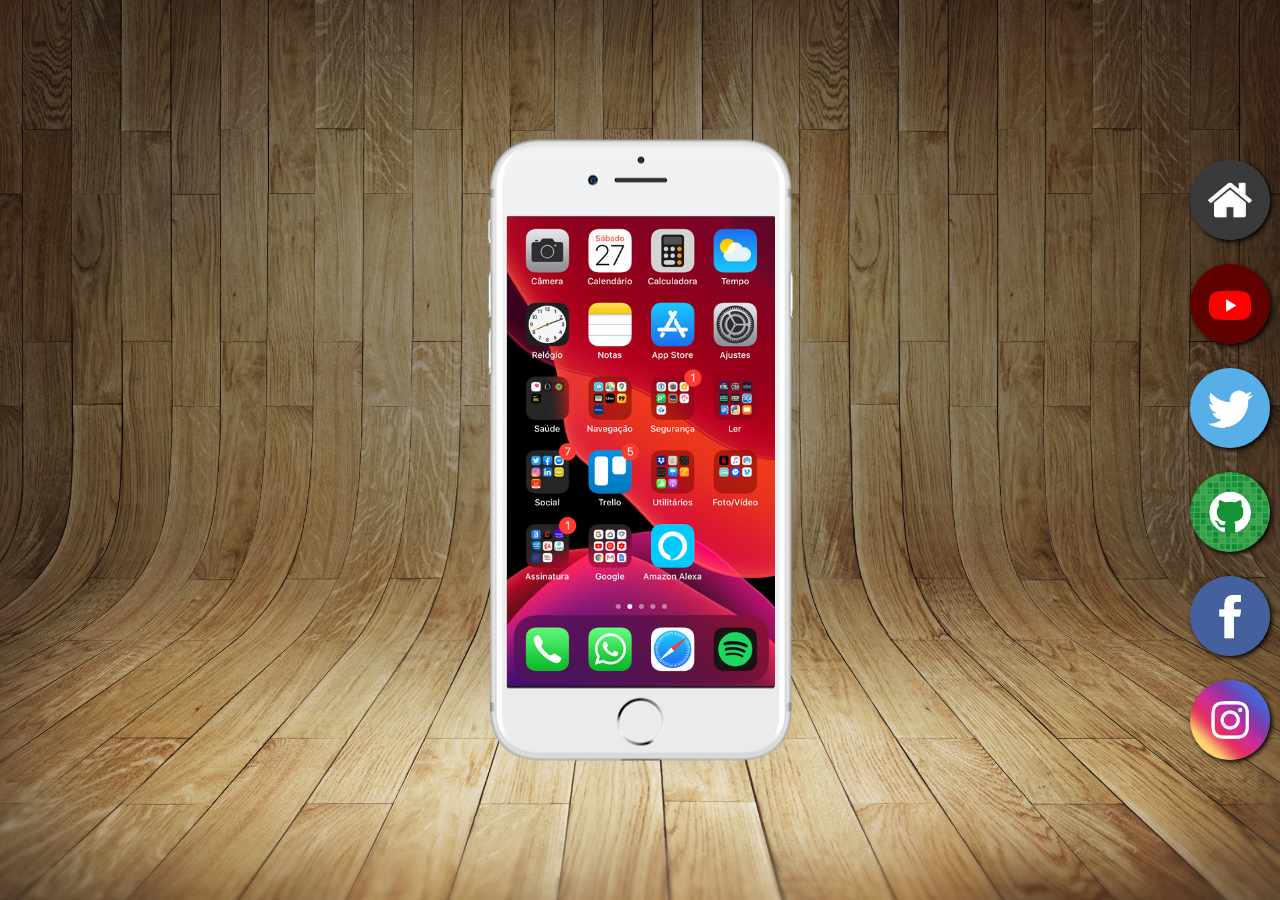
<file: index.html>
<!DOCTYPE html>
<html lang="pt-br">
<head>
    <meta charset="UTF-8">
    <meta name="viewport" content="width=device-width, initial-scale=1.0">
    <link rel="shortcut icon" href="favicon.ico" type="image/x-icon">
    <link rel="stylesheet" href="estilos/style.css">
    <title>Projeto Redes Sociais</title>
</head>
<body>
    <main>
        <section id="telefone">
            <iframe src="home.html" frameborder="0" name="tela" id="tela"></iframe>
        </section>
        <section id="redes-sociais">
            <a href="home.html" target="tela"><img src="imagens/logo-home.jpg" alt=""></a>  <br>
            <a href="youtube.html" target="tela"><img src="imagens/logo-youtube.jpg" alt=""></a> <br>
            <a href="twitter.html" target="tela"><img src="imagens/logo-twitter.jpg" alt=""></a> <br>
            <a href="github.html" target="tela"><img src="imagens/logo-github.jpg" alt=""></a> <br>
            <a href="facebook.html" target="tela"><img src="imagens/logo-facebook.jpg" alt=""></a> <br>
            <a href="instagram.html" target="tela"><img src="imagens/logo-instagram.jpg" alt=""></a> <br>
        </section>
    </main>
</body>
</html>
</file>
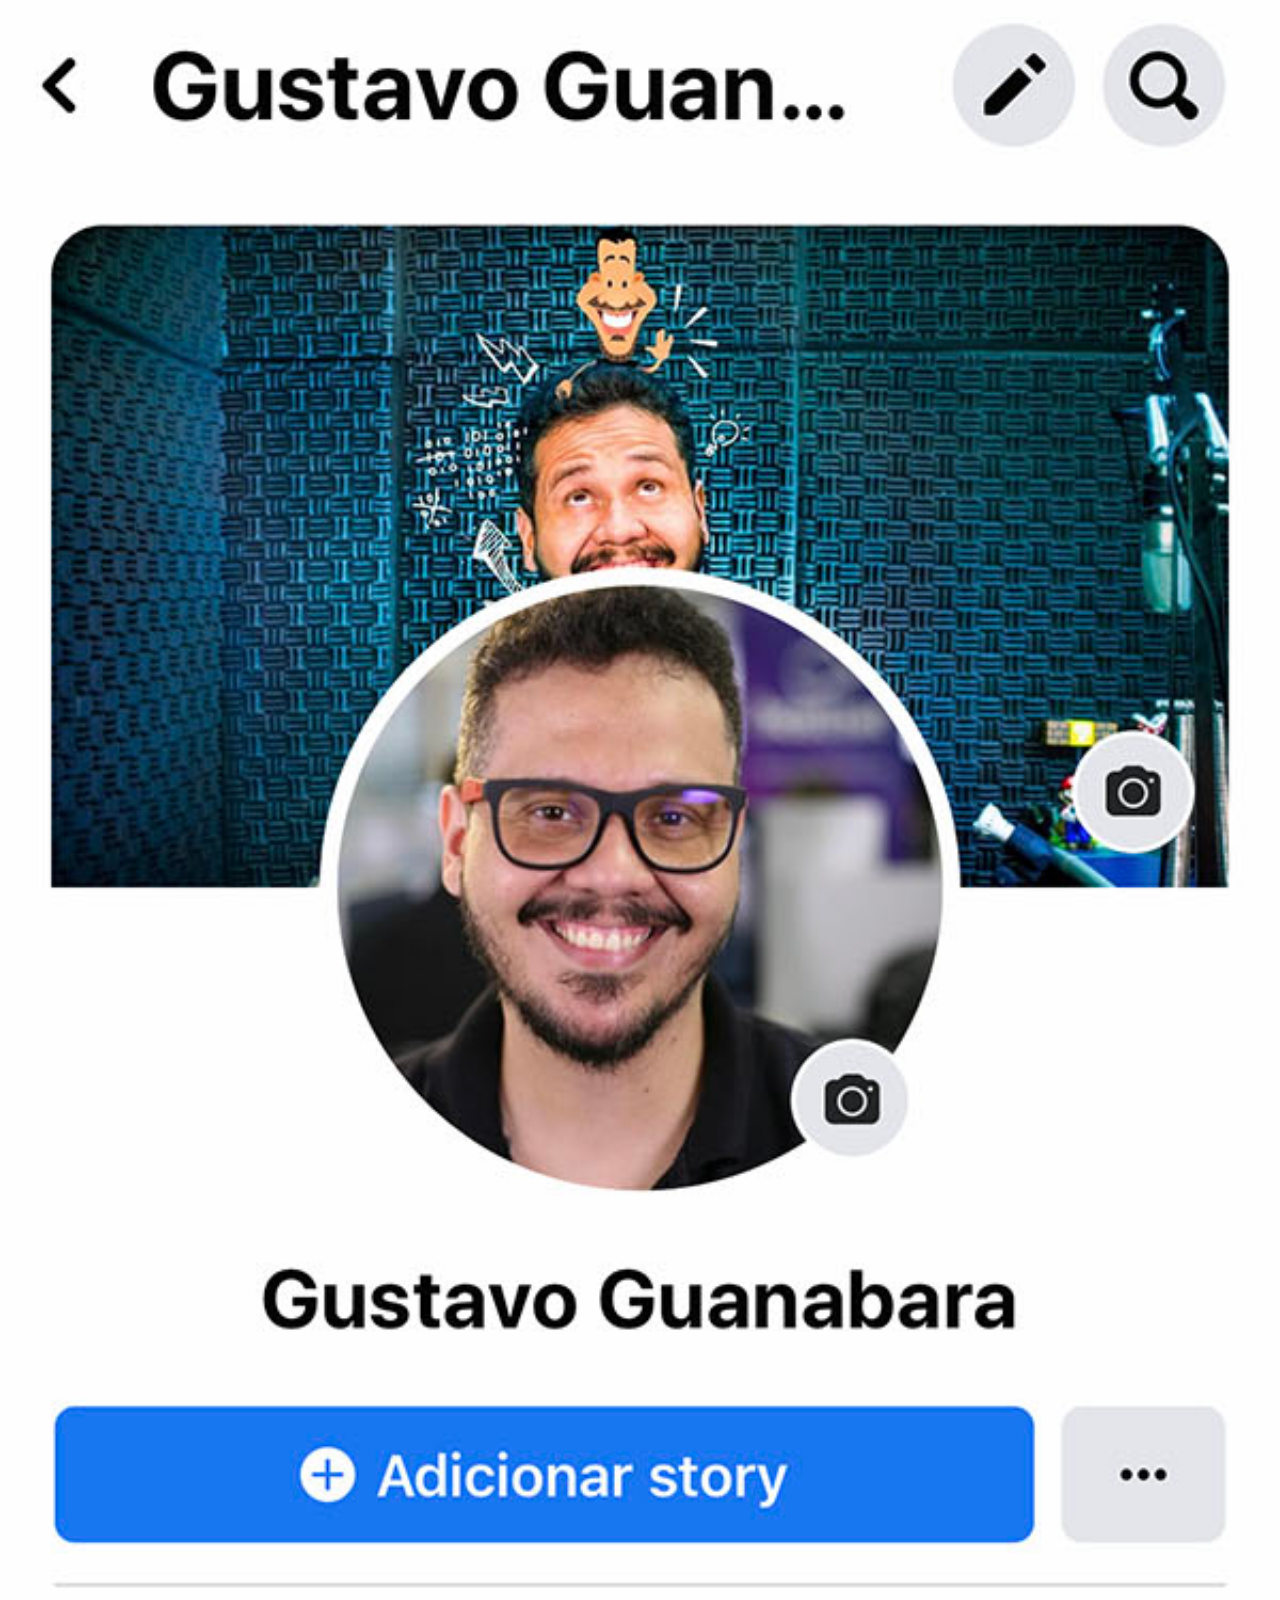
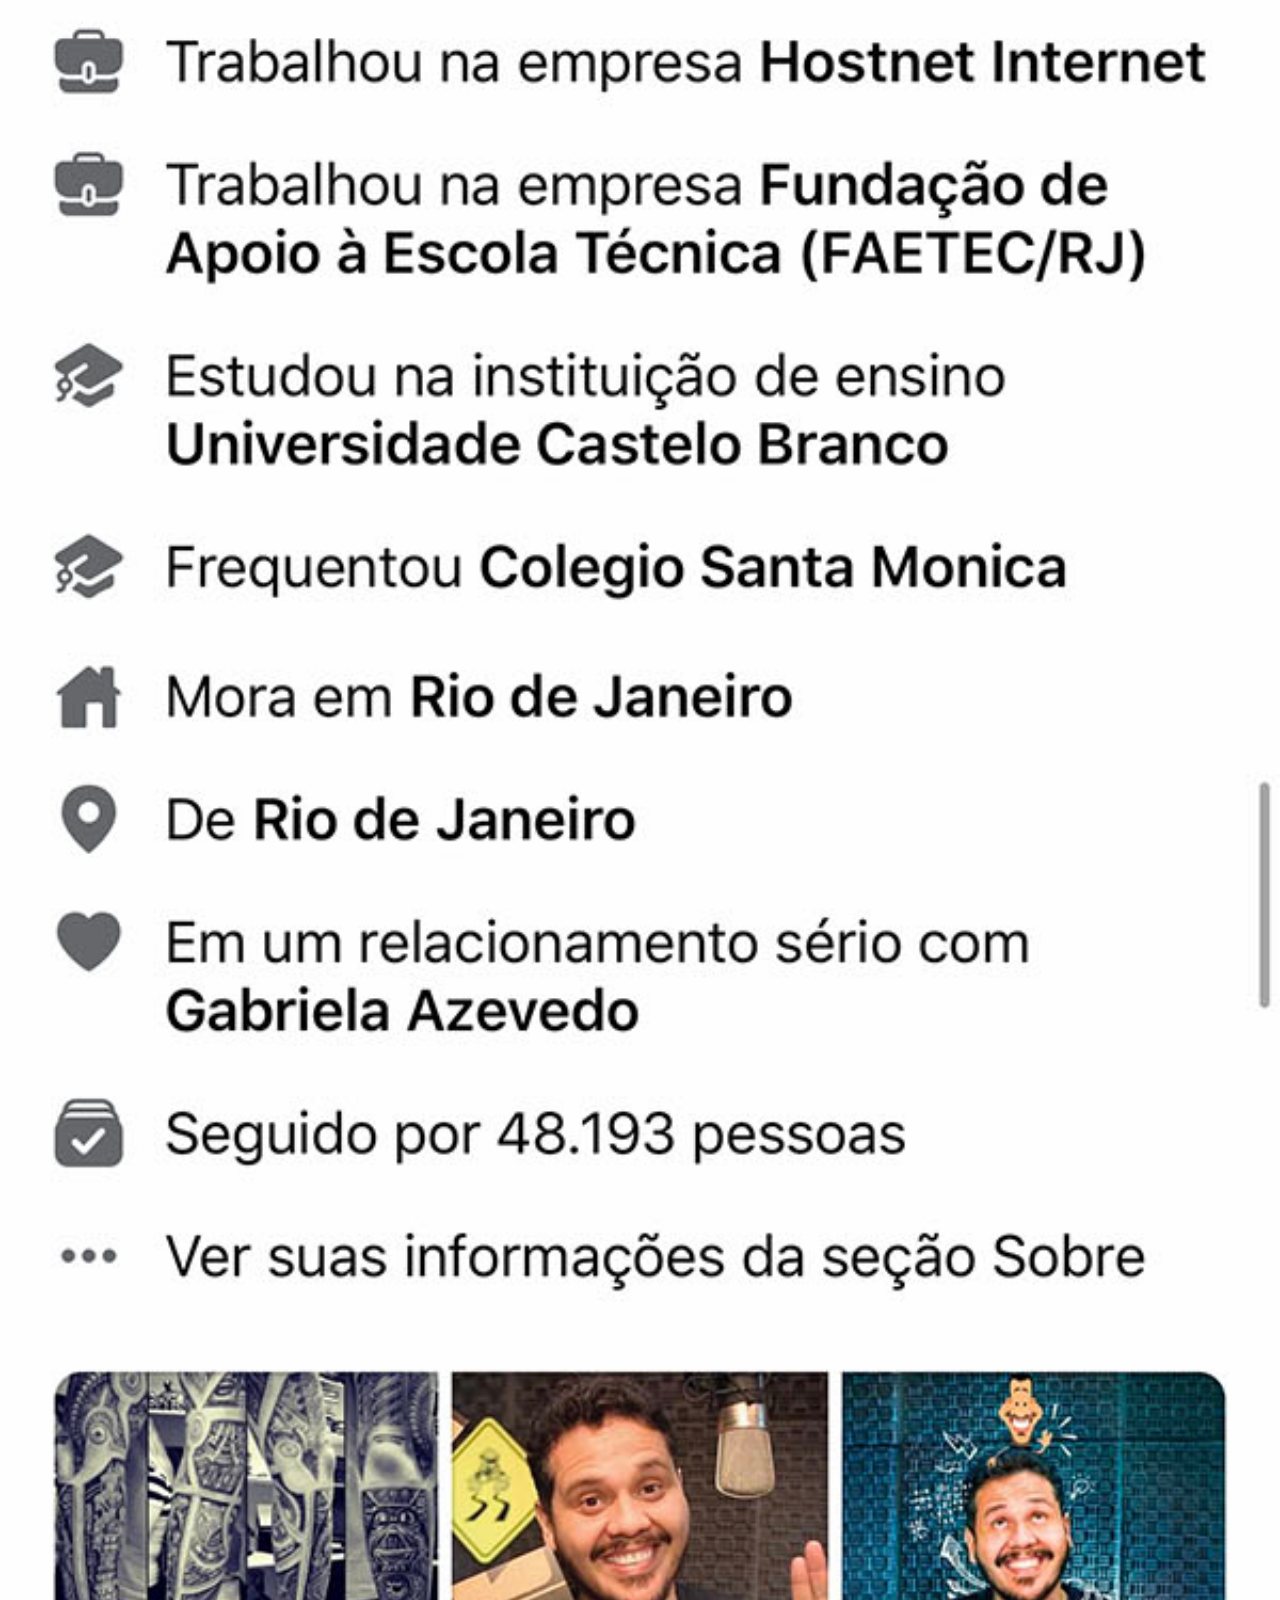
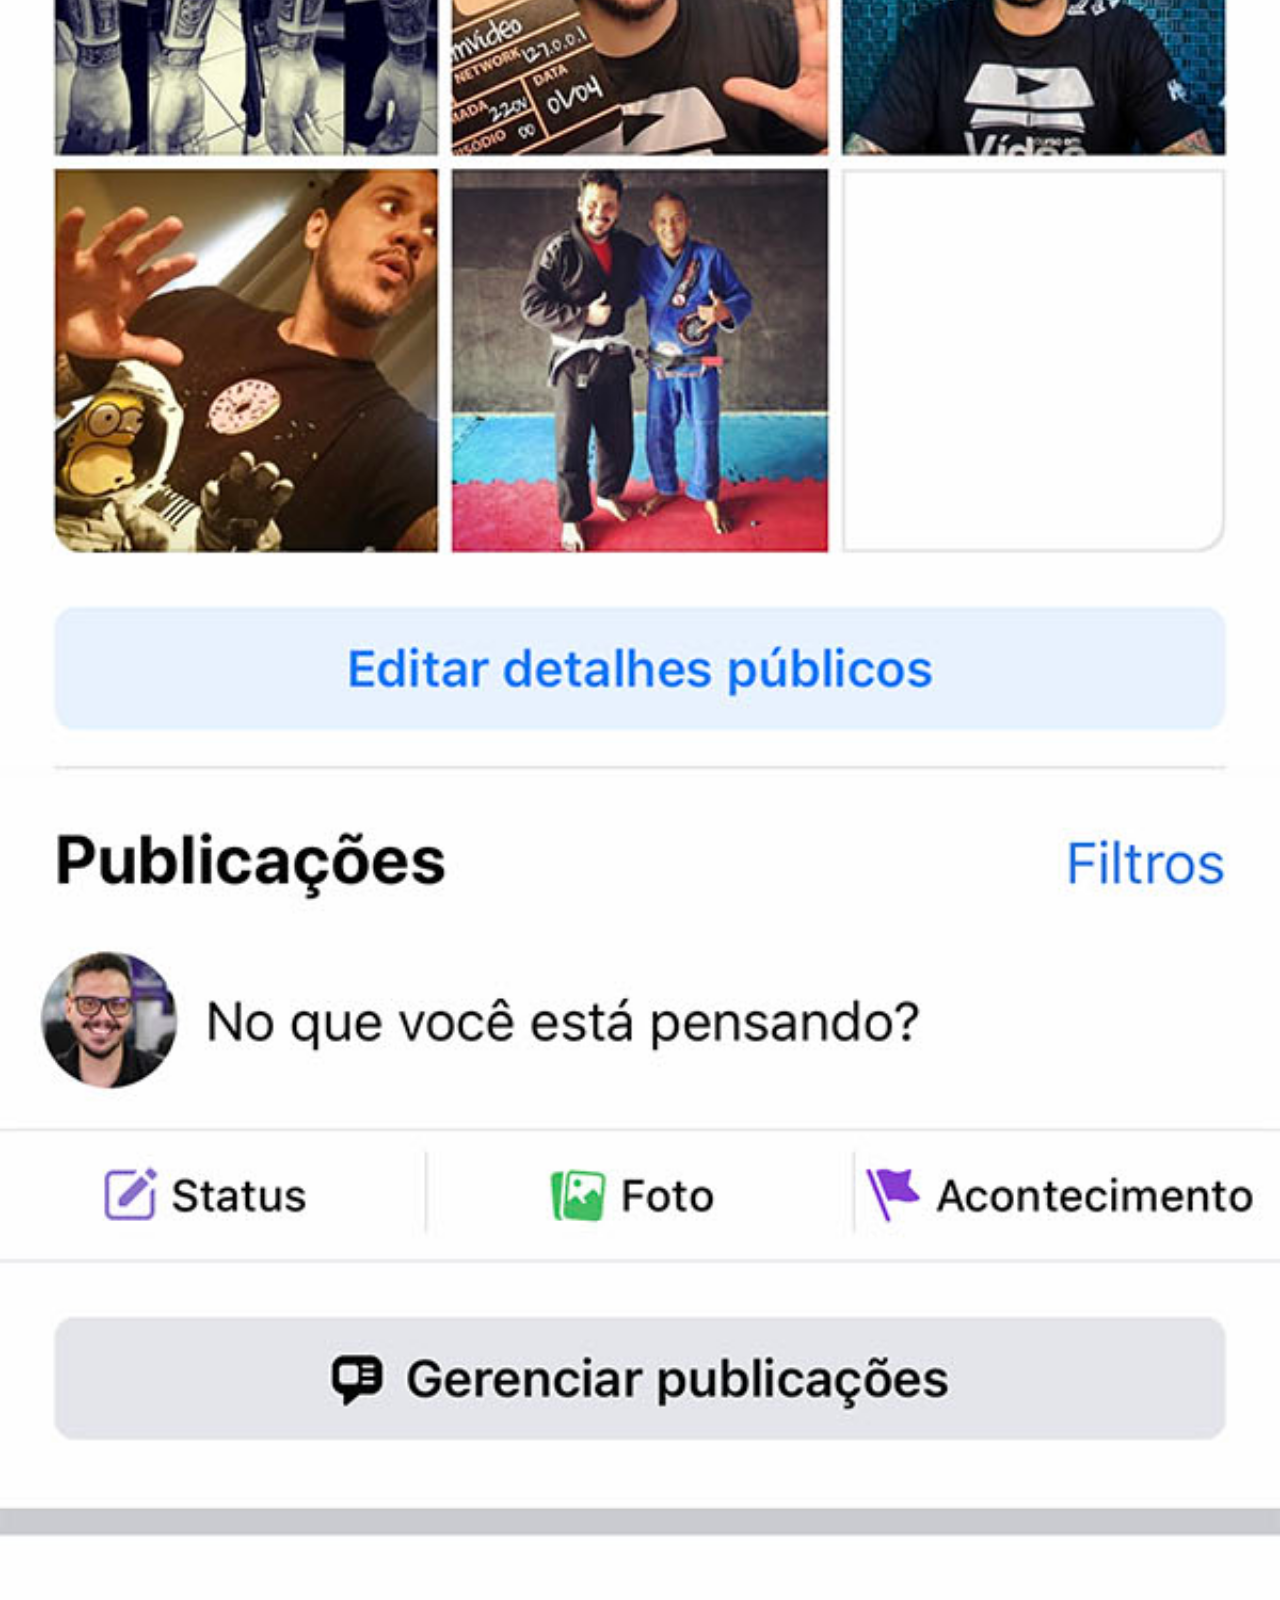
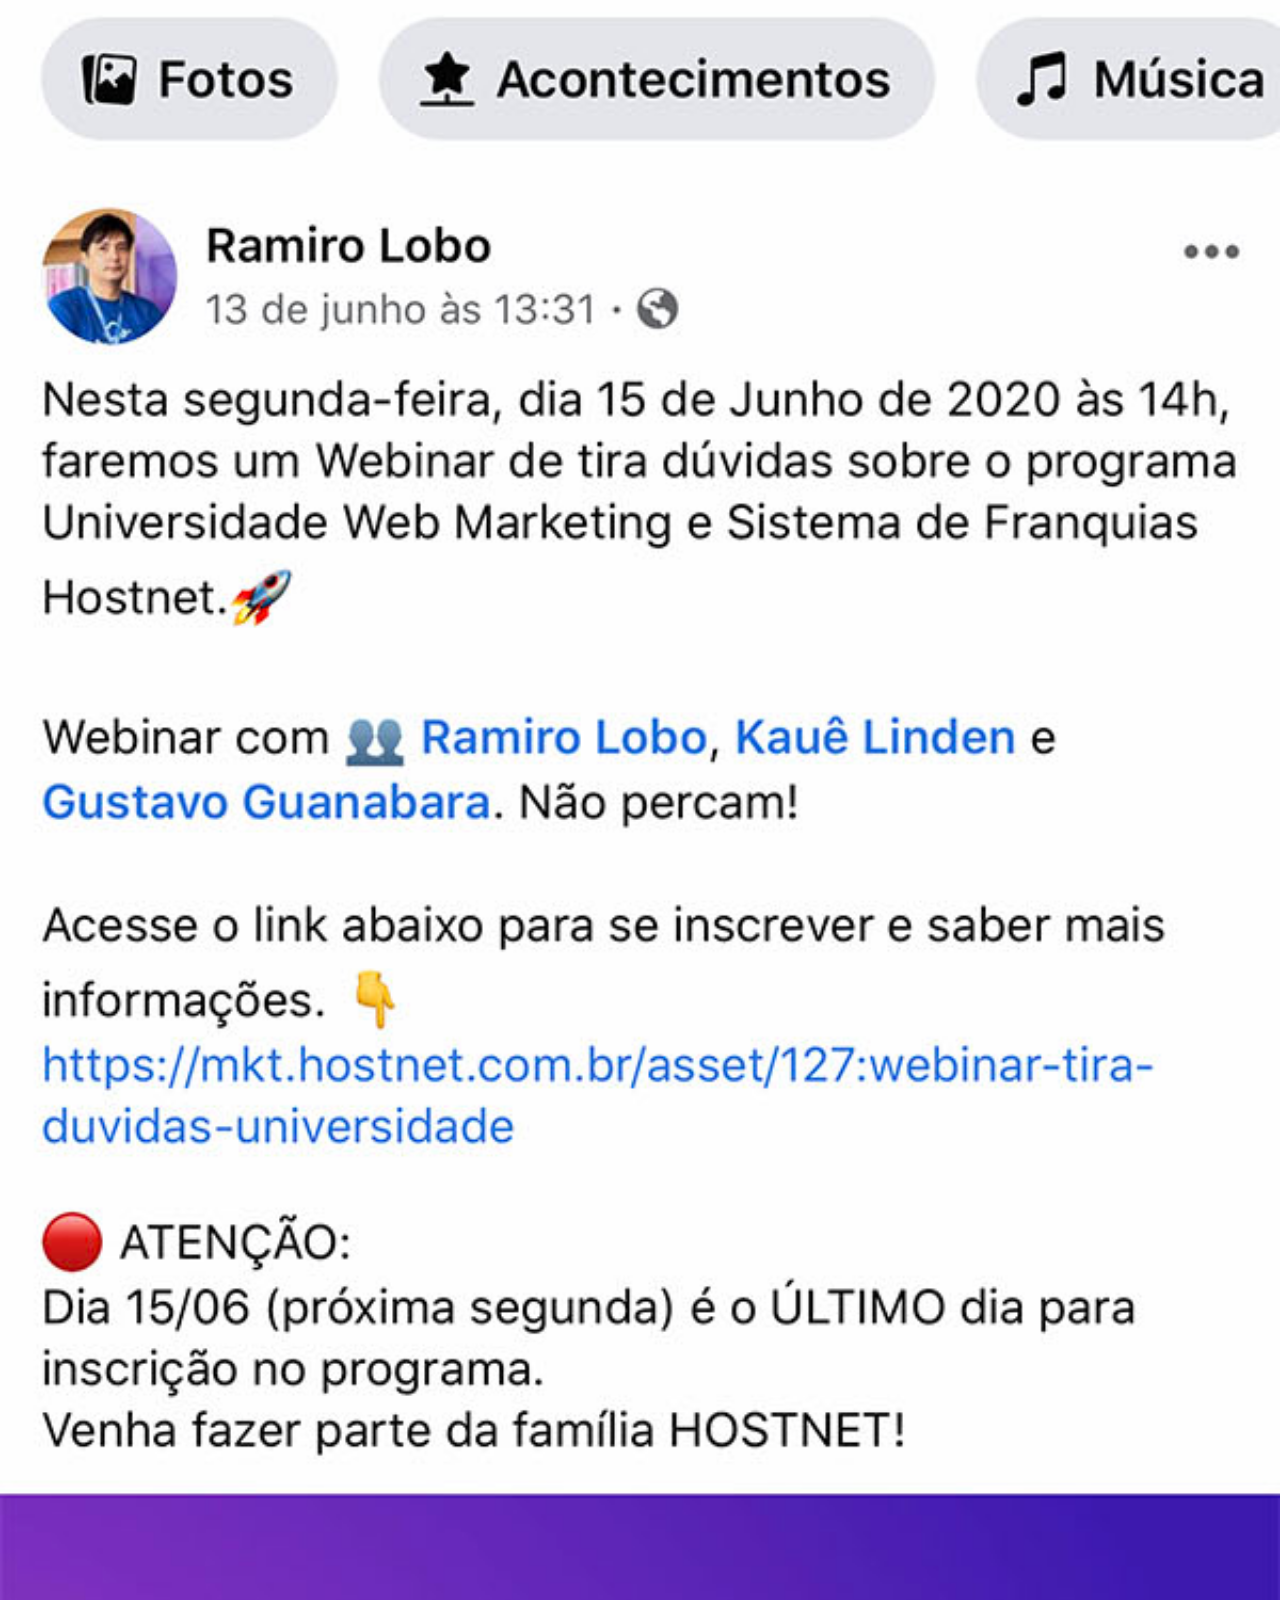
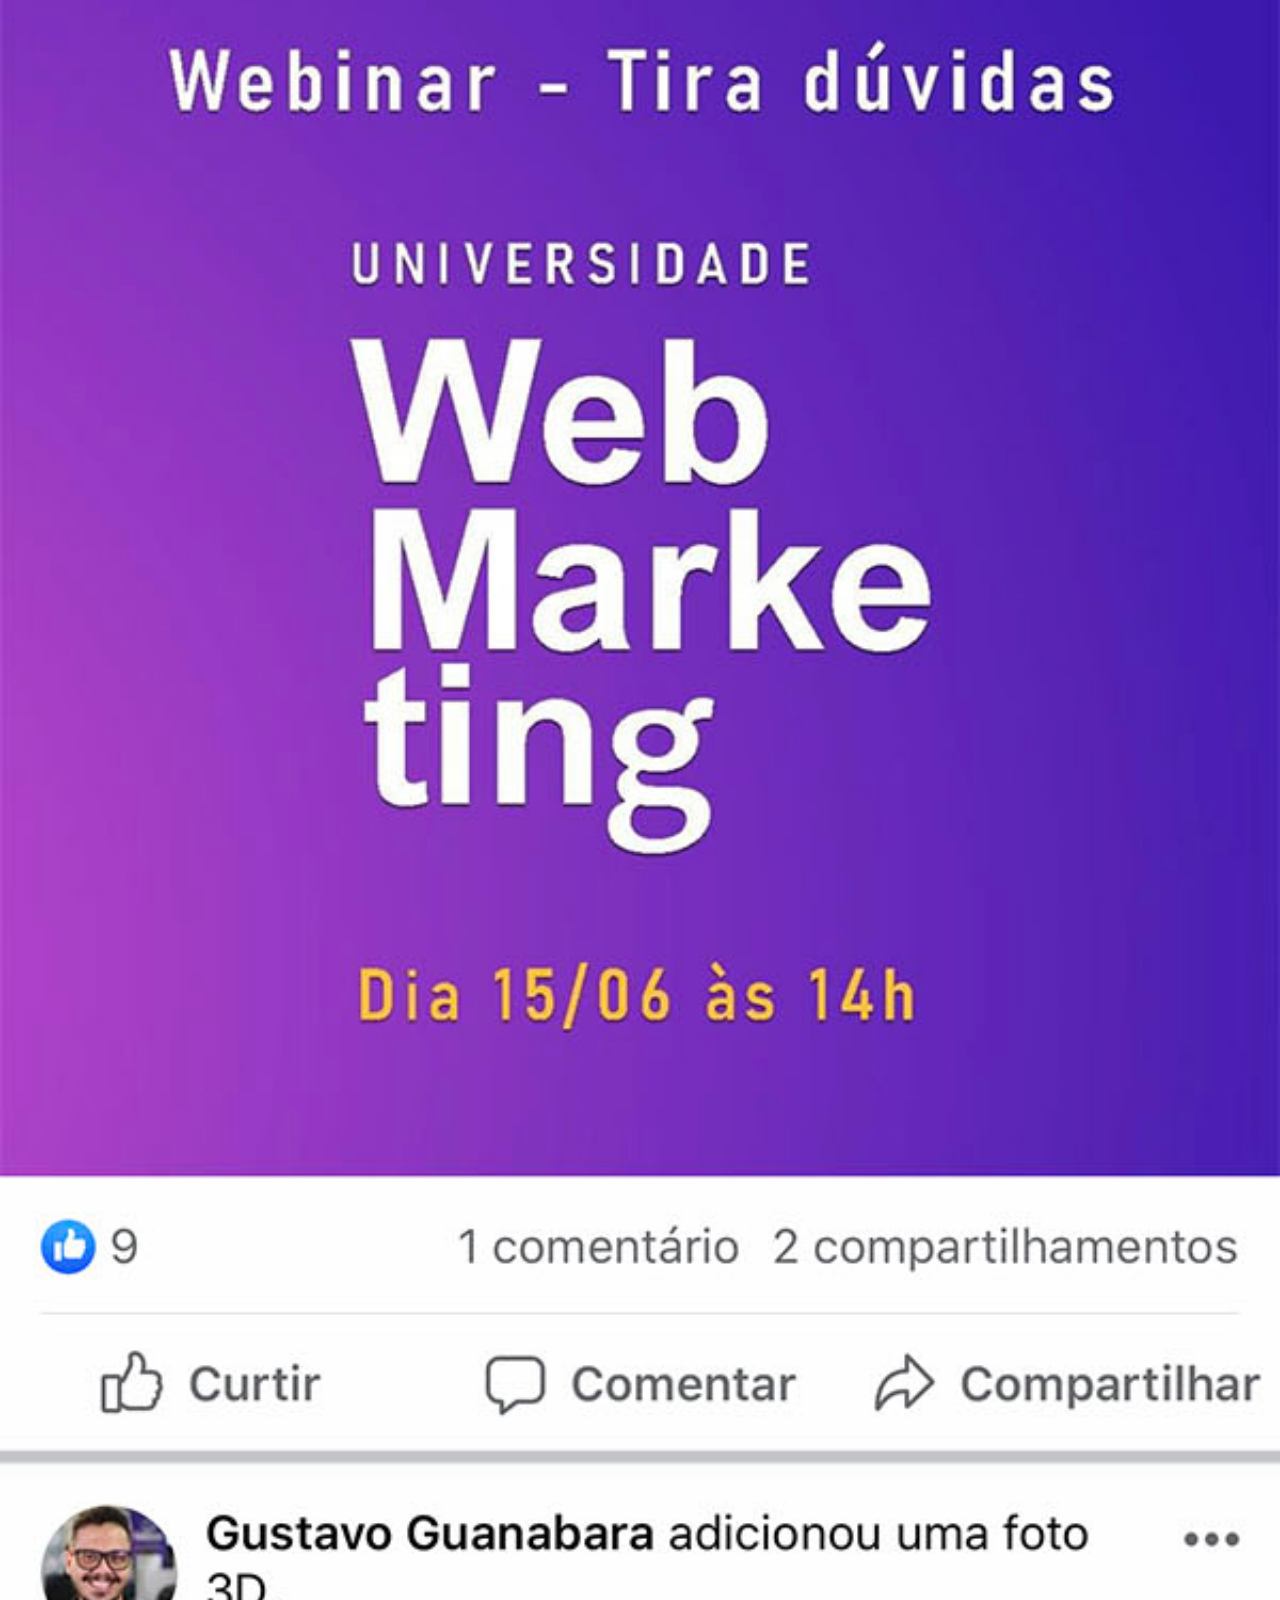
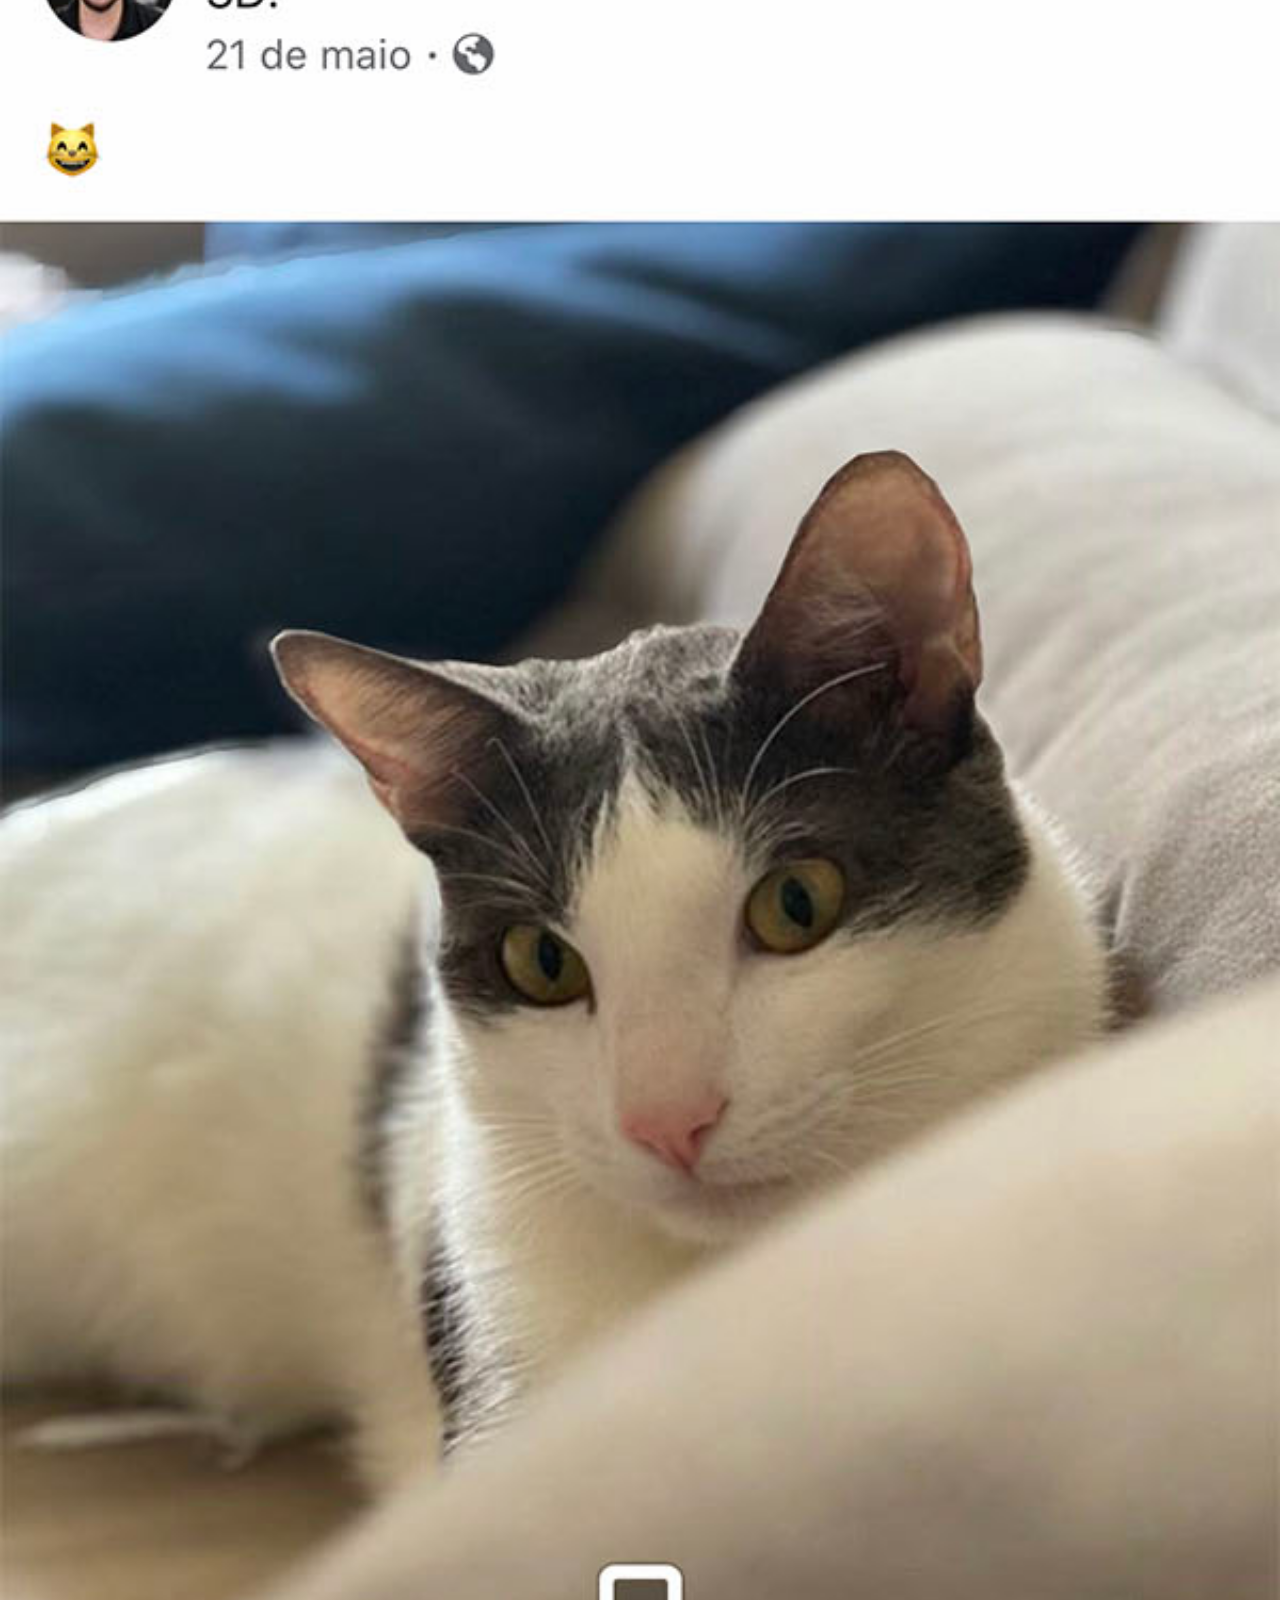
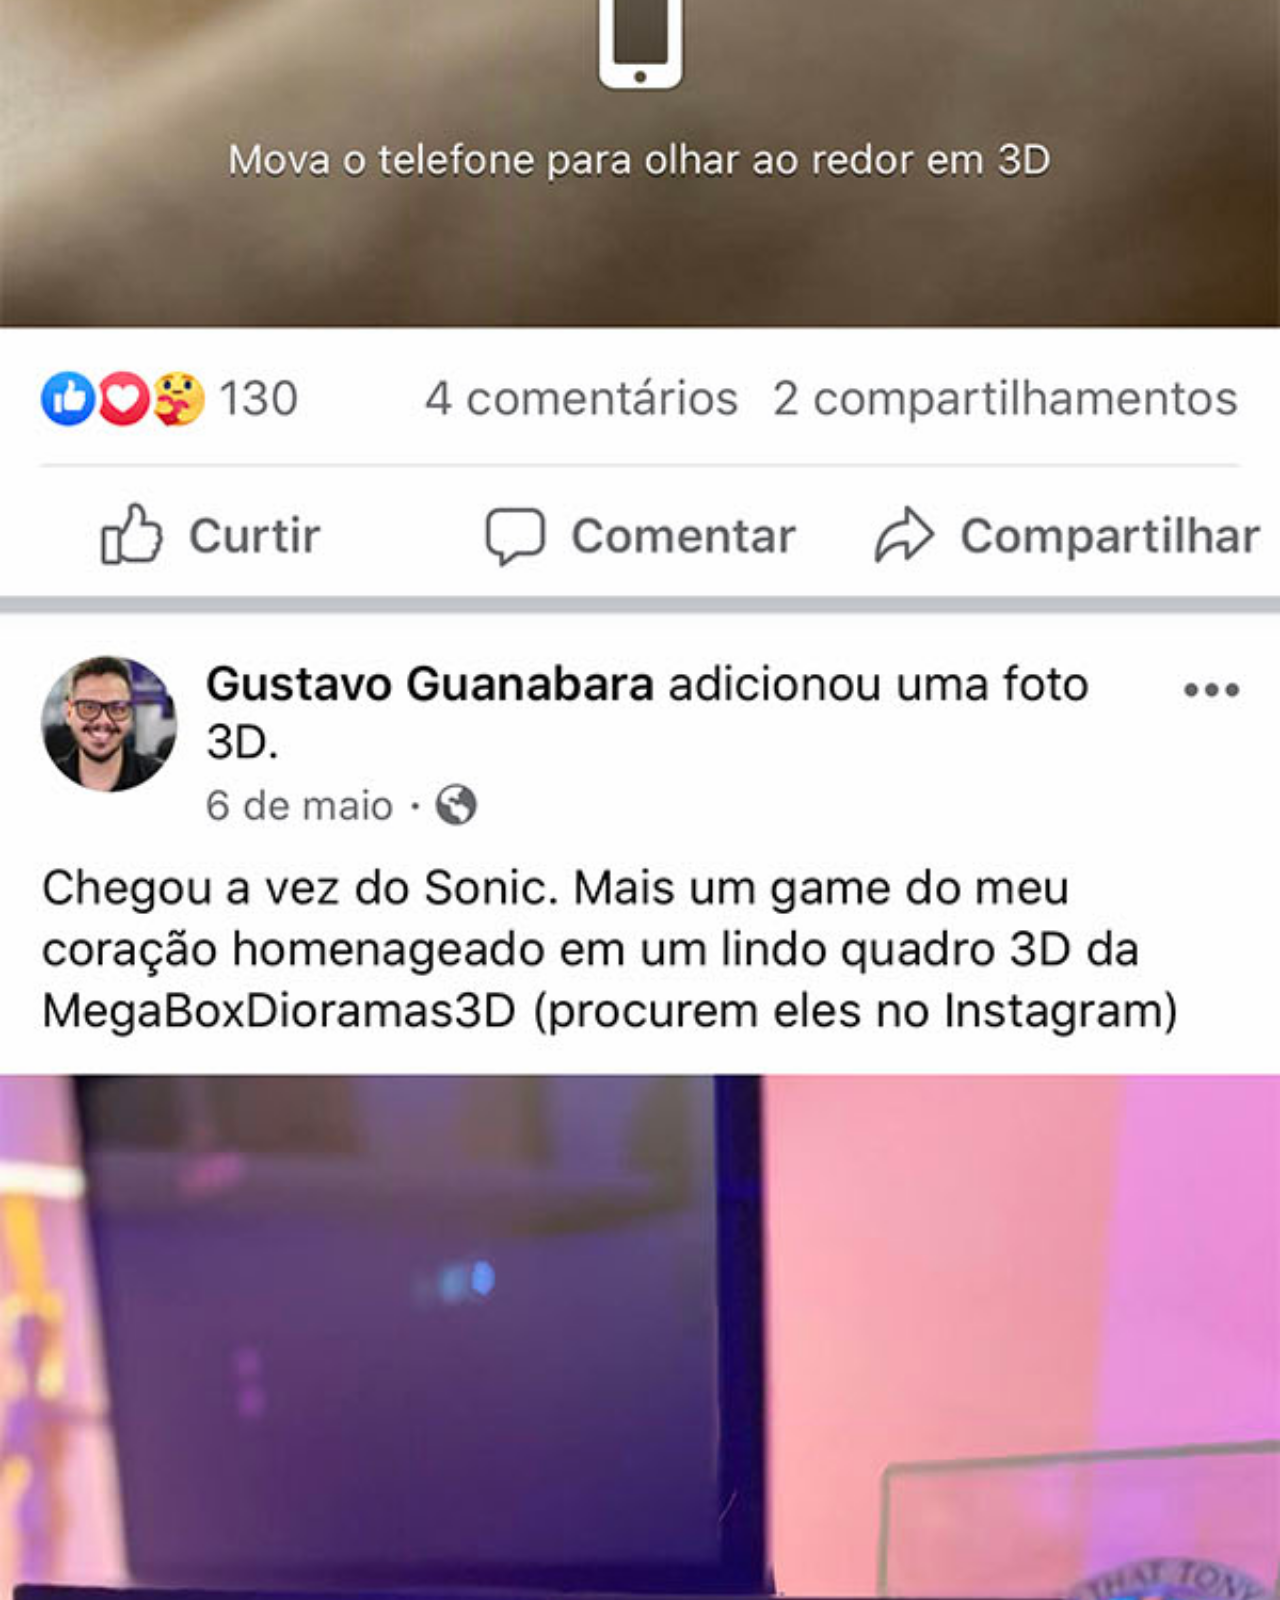
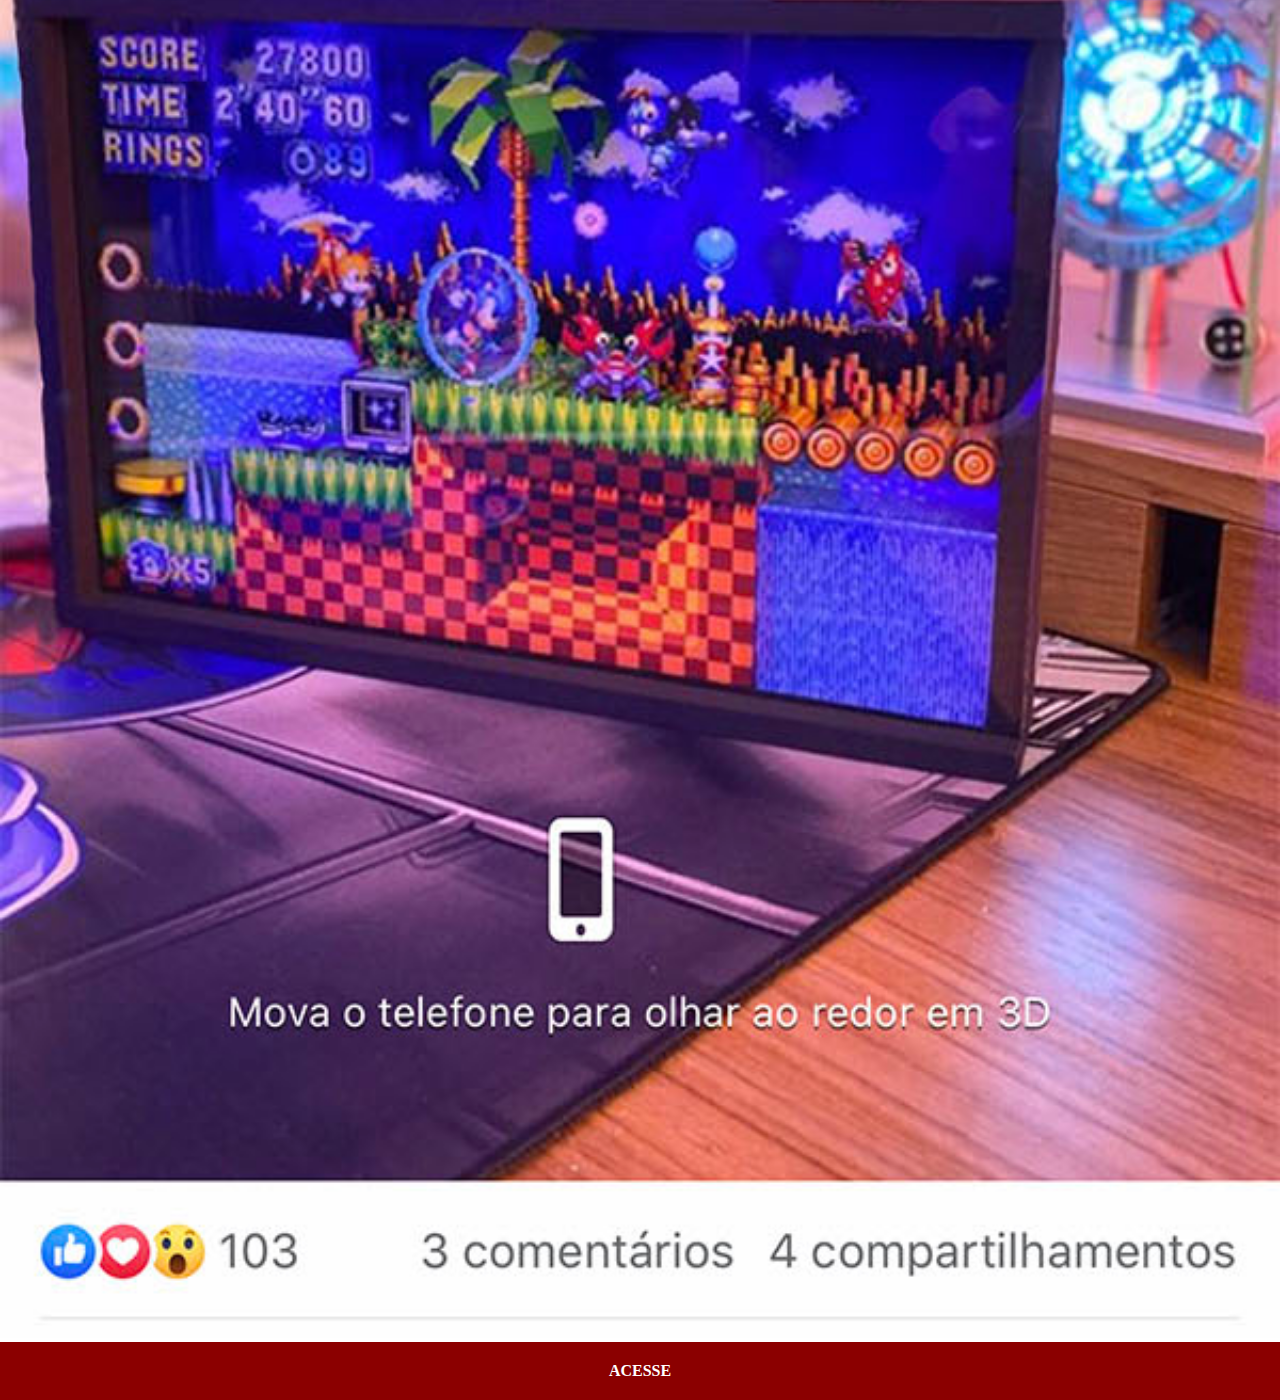
<file: facebook.html>
<!DOCTYPE html>
<html lang="pt-br">
<head>
    <meta charset="UTF-8">
    <meta name="viewport" content="width=device-width, initial-scale=1.0">
    <link rel="stylesheet" href="estilos/socials.css">
    <title>facebook</title>
</head>
<body>
    <img src="imagens/tela-facebook.jpg" alt="">
    <a href="https://www.facebook.com/?locale=pt_BR" target="_blank">ACESSE</a>
</body>
</html>
</file>
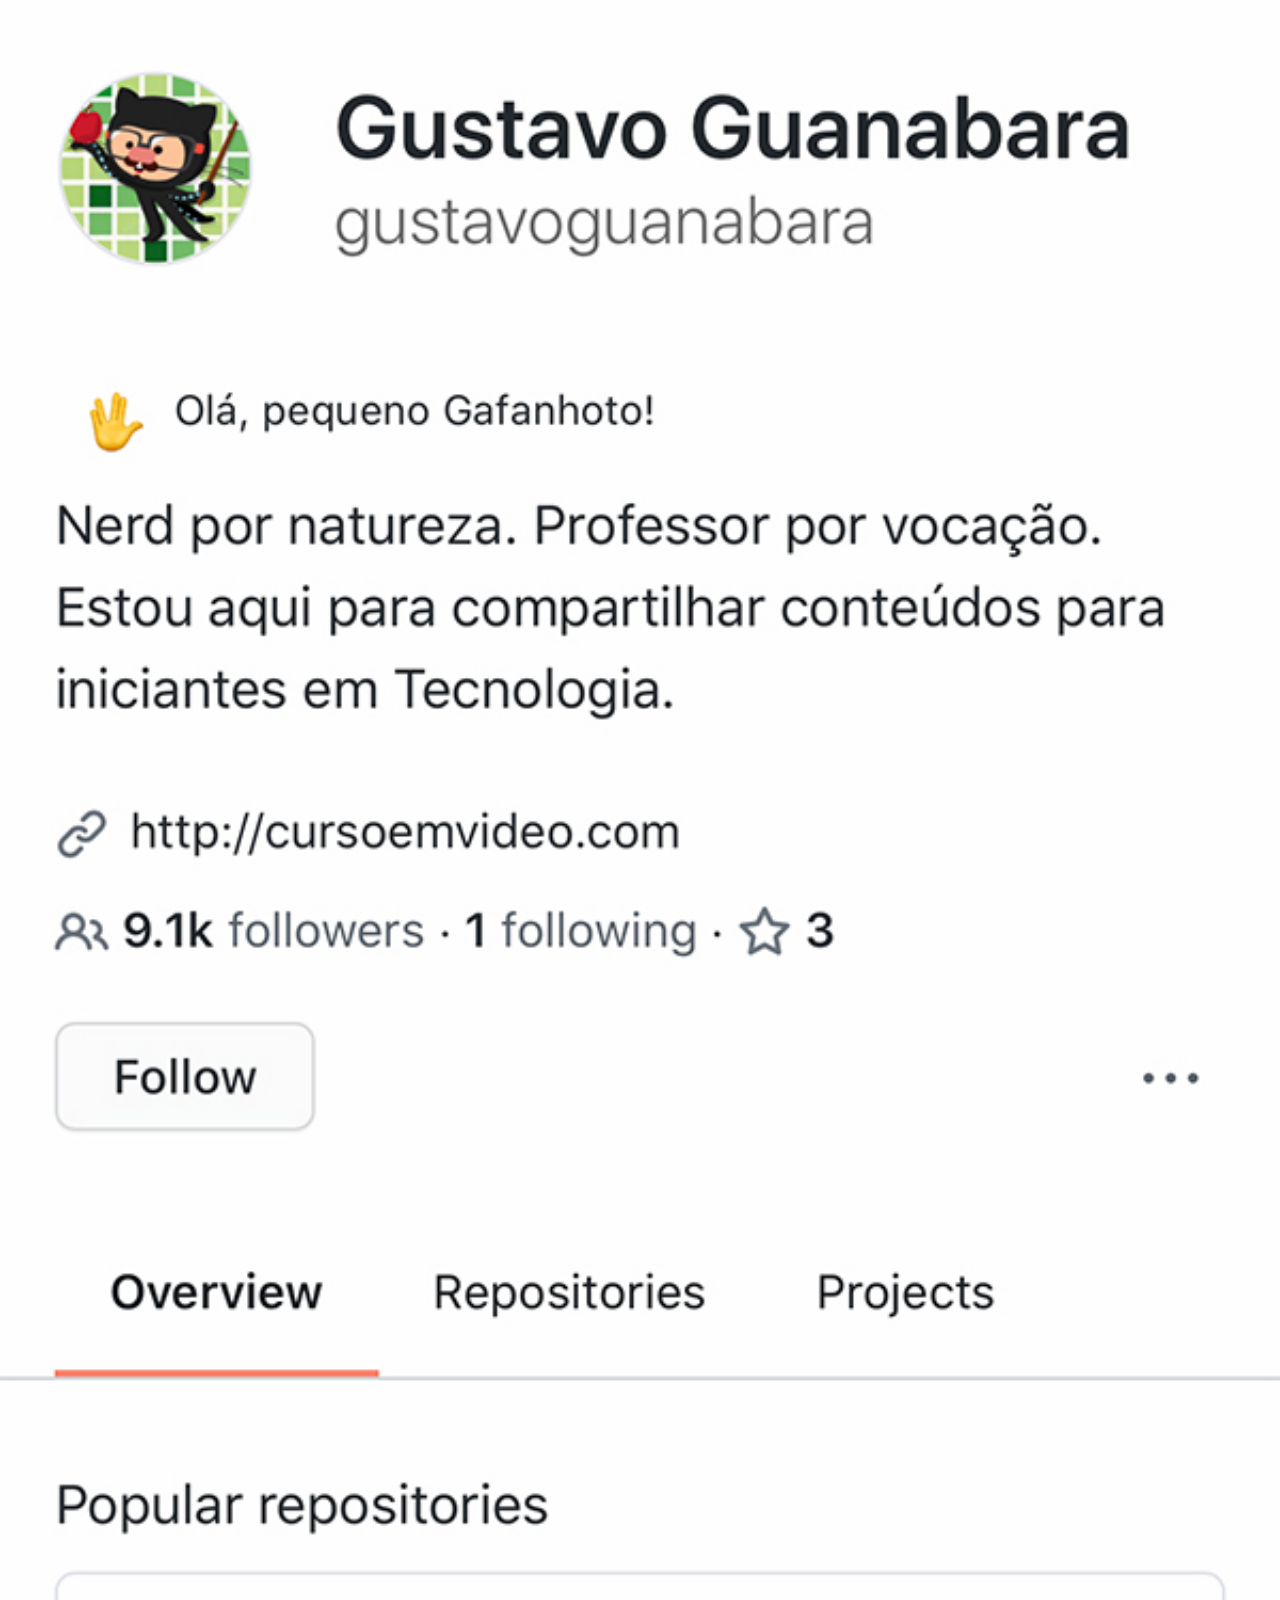
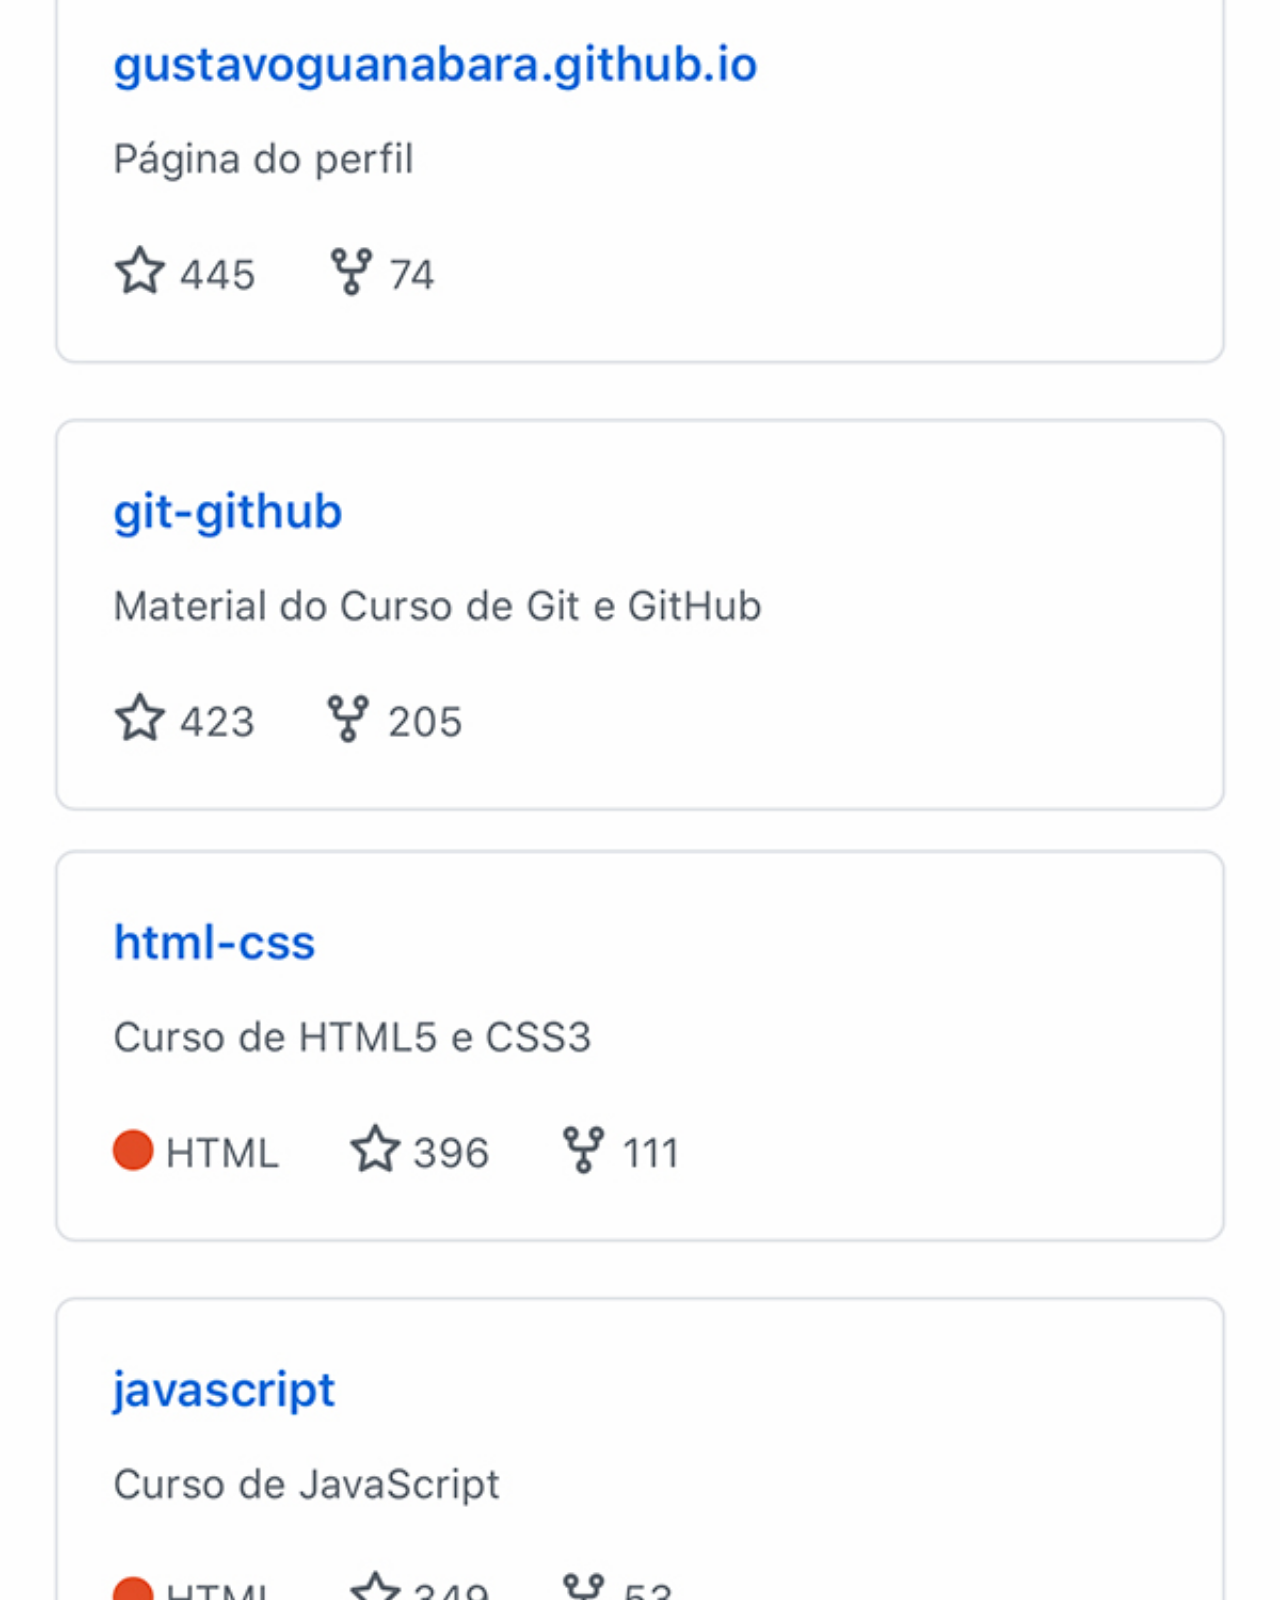
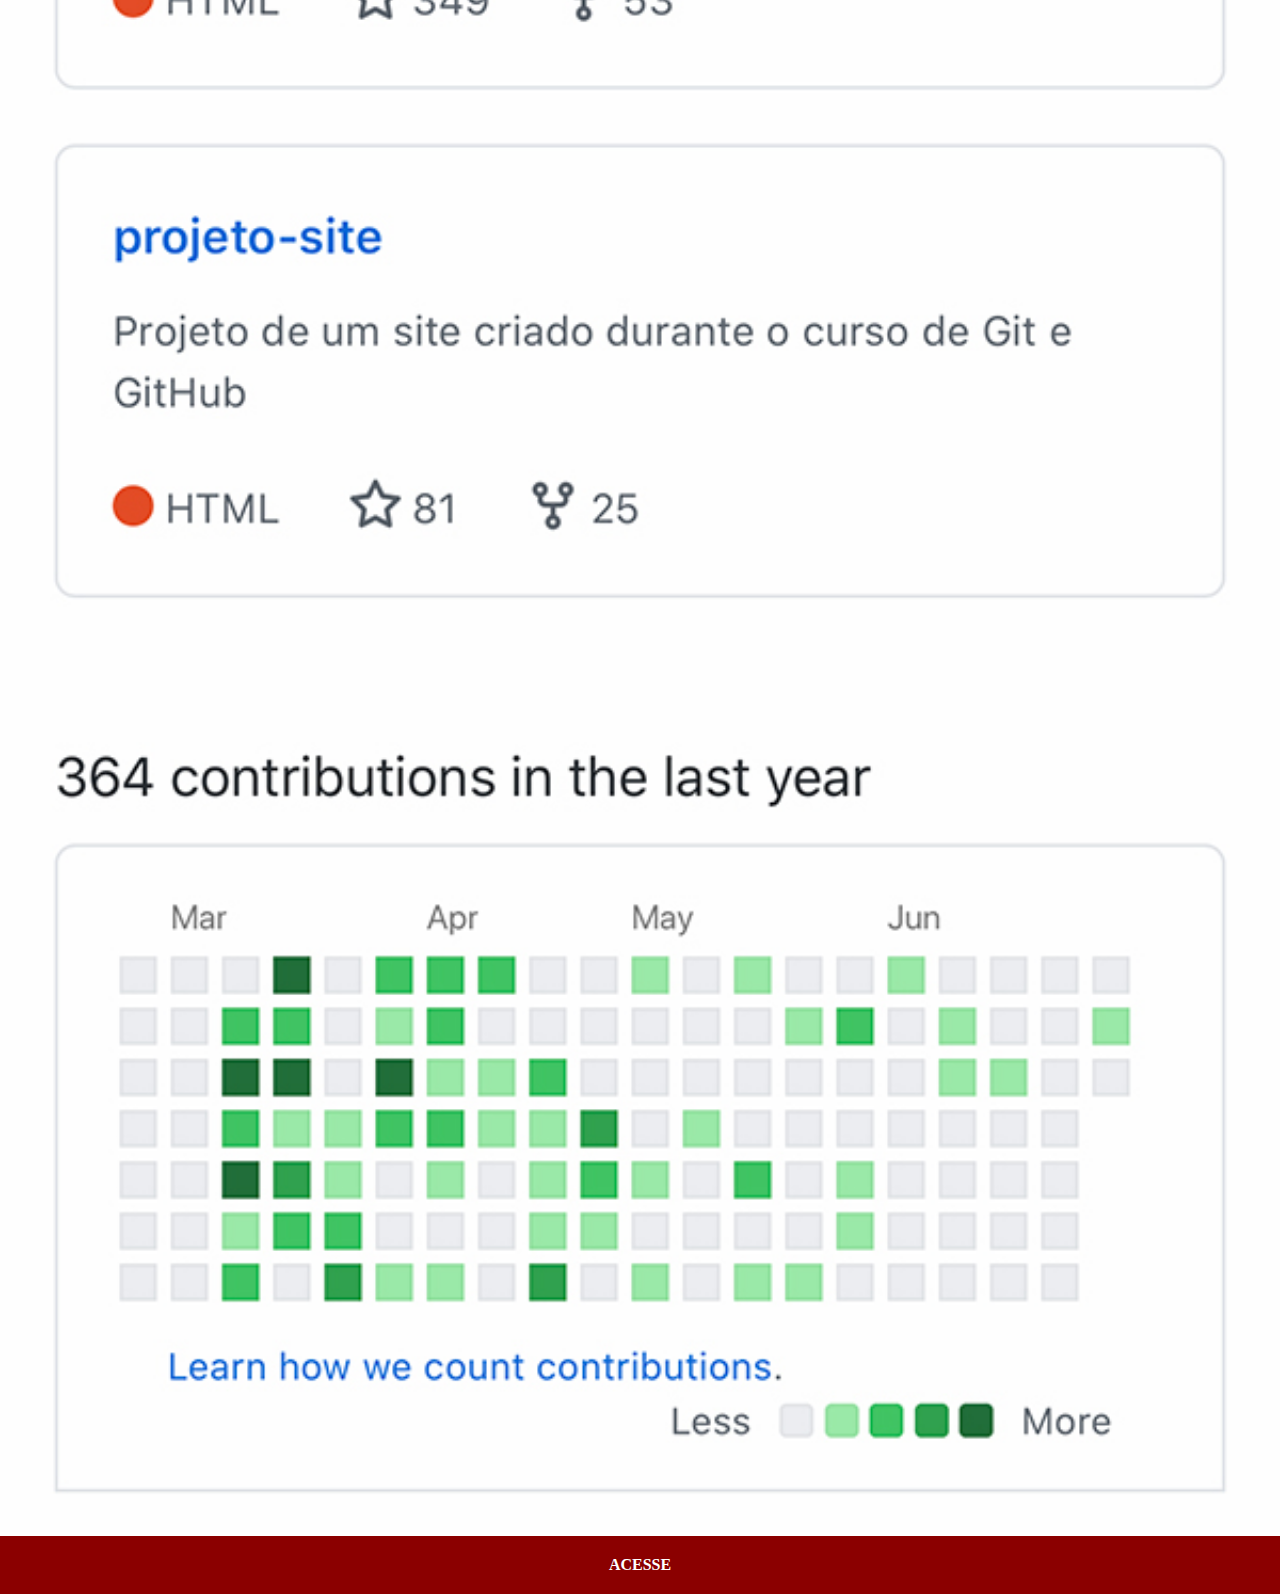
<file: github.html>
<!DOCTYPE html>
<html lang="pt-br">
<head>
    <meta charset="UTF-8">
    <meta name="viewport" content="width=device-width, initial-scale=1.0">
    <link rel="stylesheet" href="estilos/socials.css">
    <title>github</title>
</head>
<body>
    <img src="imagens/tela-github.jpg" alt="">
    <a href="https://www.github.com/" target="_blank">ACESSE</a>
</body>
</html>
</file>
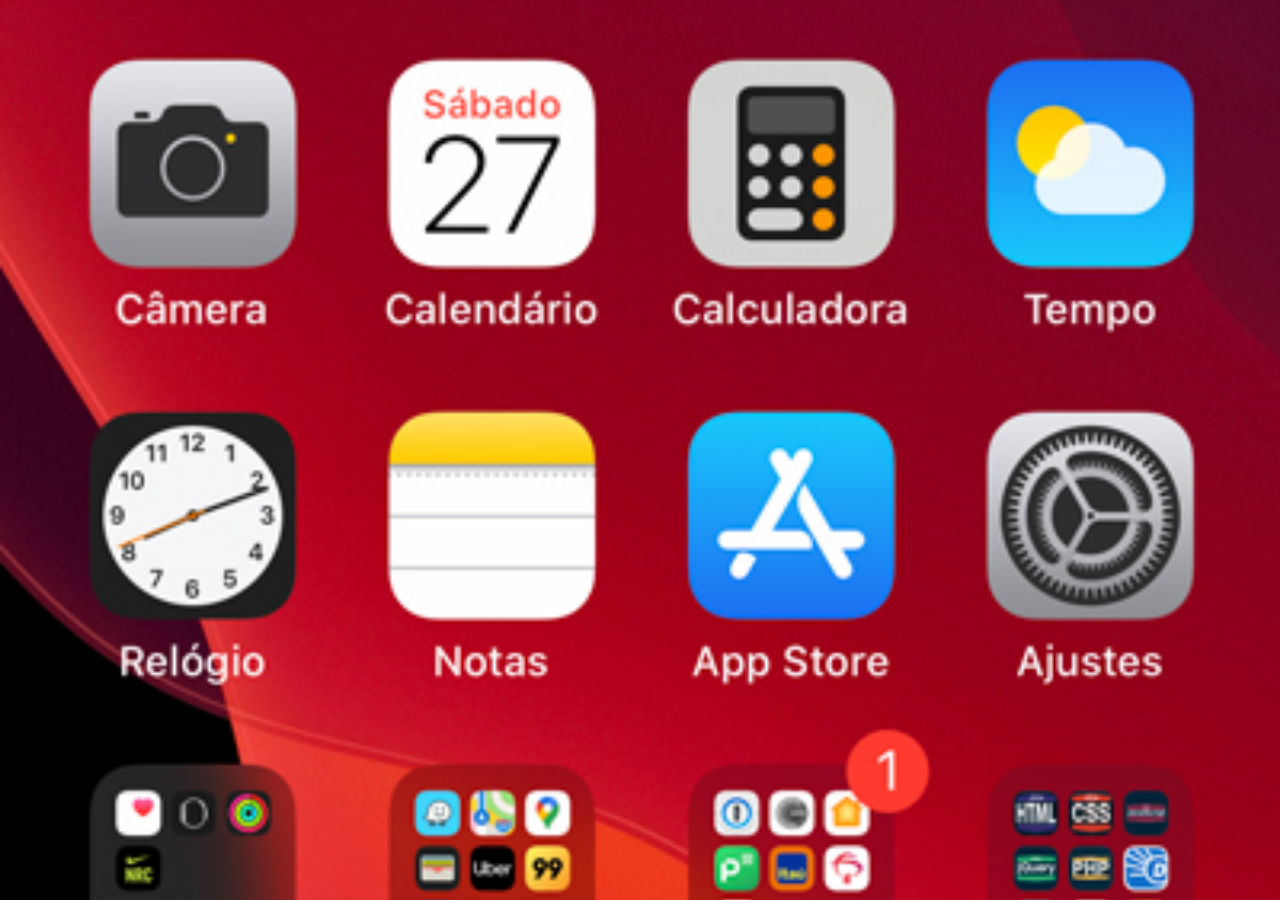
<file: home.html>
<!DOCTYPE html>
<html lang="pt-br">
<head>
    <meta charset="UTF-8">
    <meta name="viewport" content="width=device-width, initial-scale=1.0">
    <title>Home</title>
    <style>
        * {
            margin: 0;
            padding: 0;
        }

        body {
            width: 100vw;
            height: 100vh;
            background: black url('imagens/tela-home.jpg') no-repeat top center;
            background-size: cover;
        }
    </style>
</head>
<body>
    
</body>
</html>
</file>
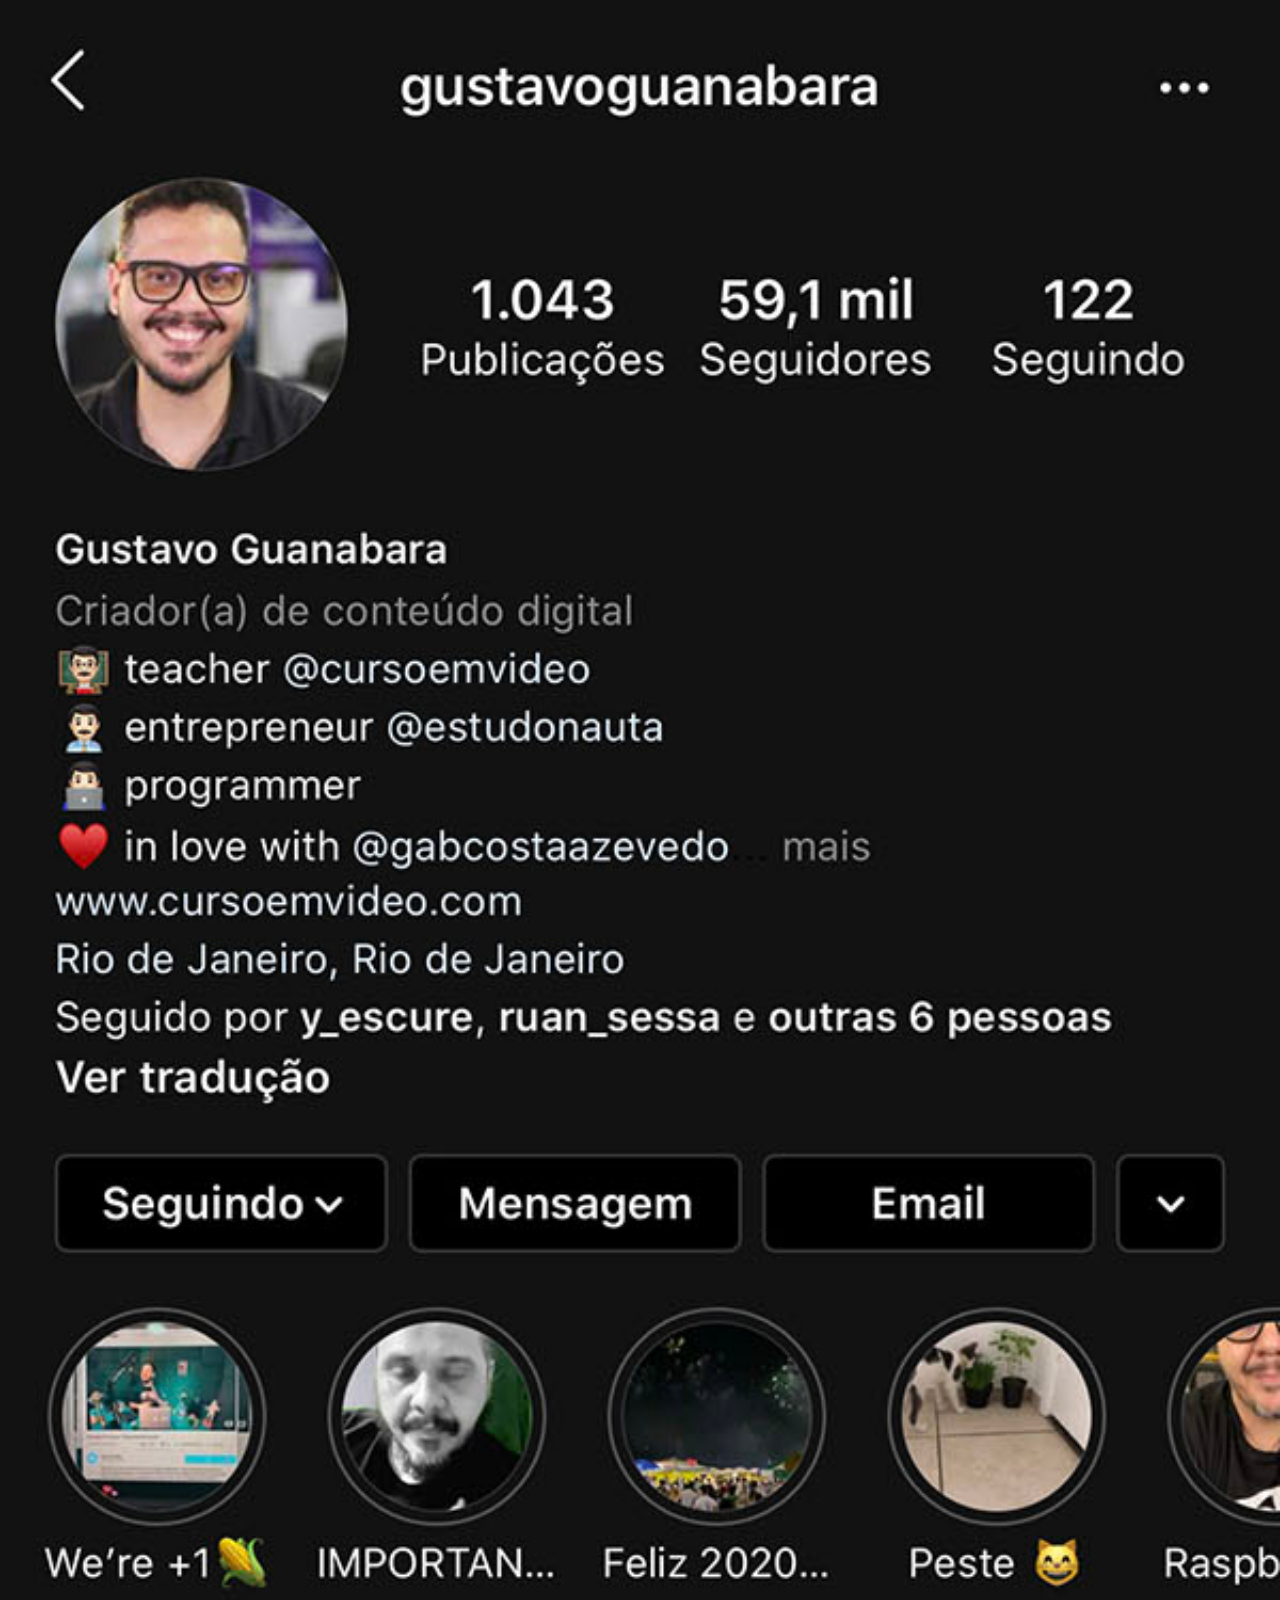
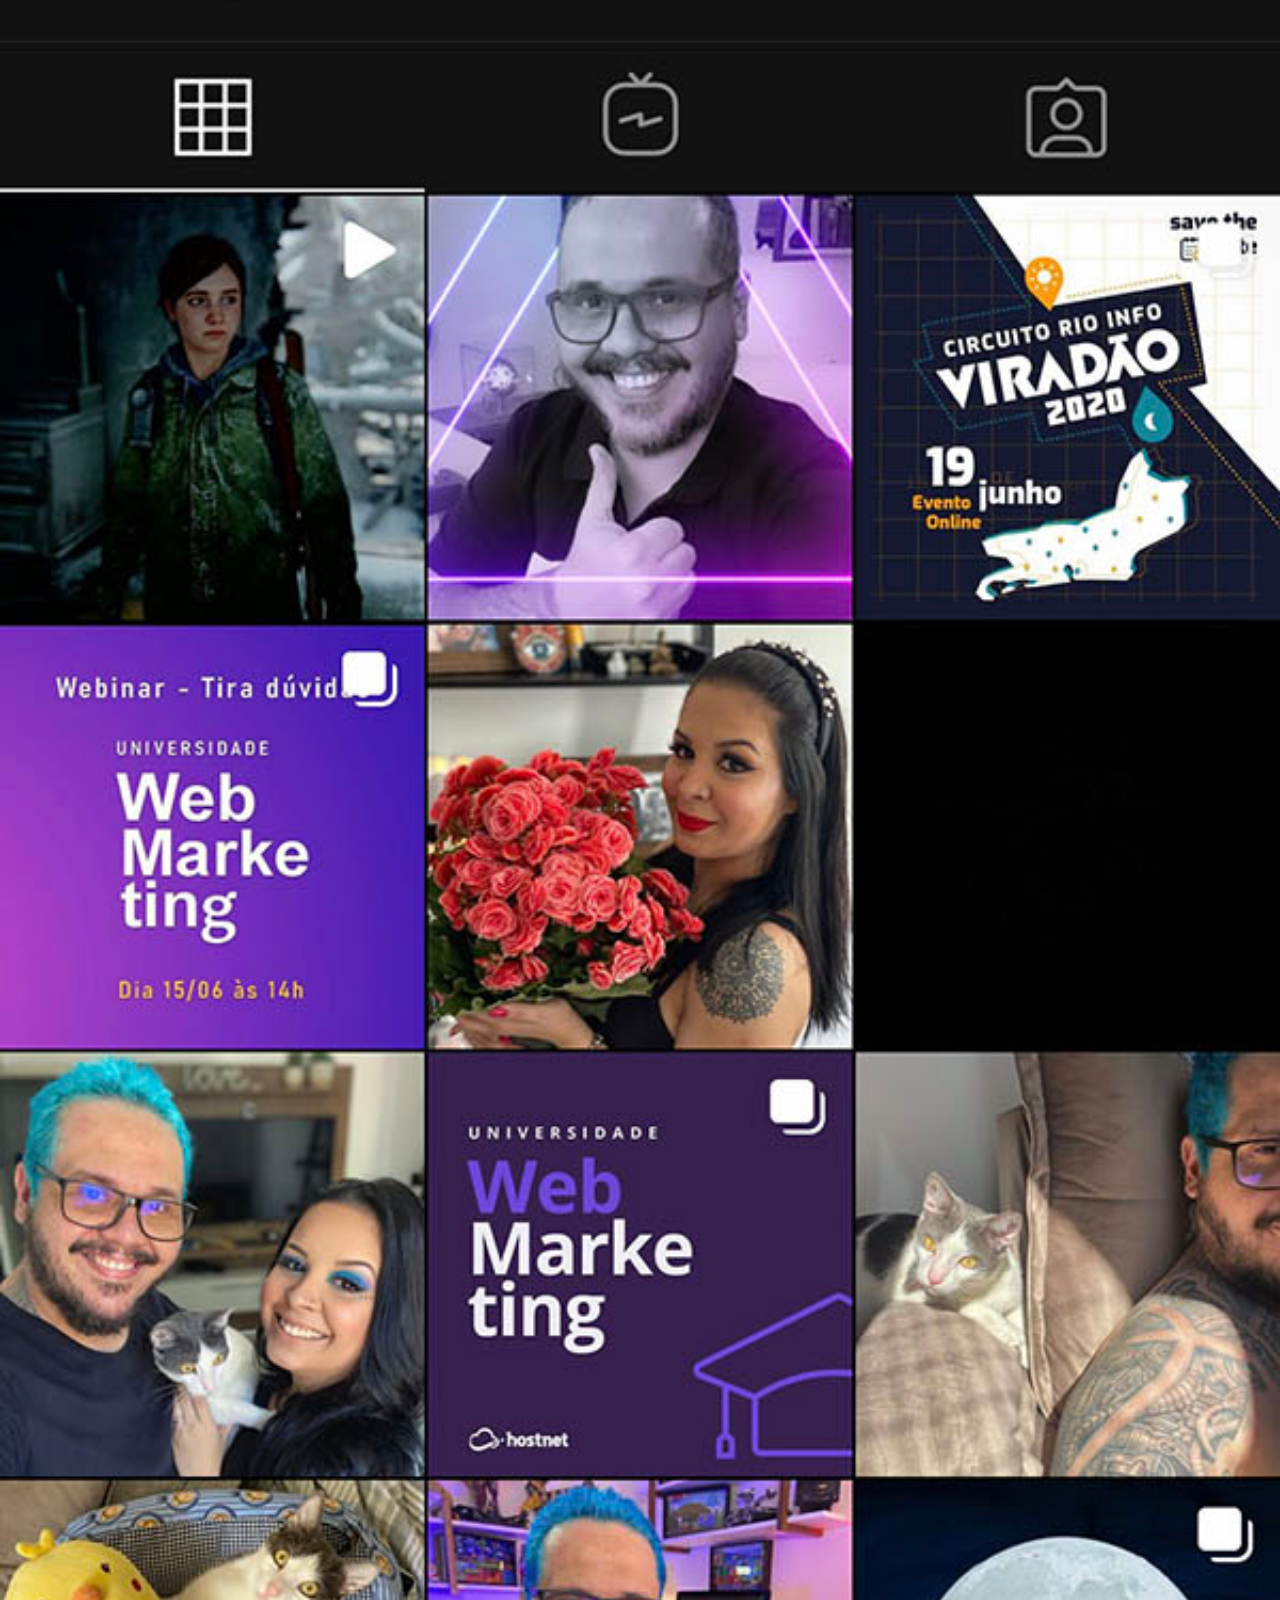
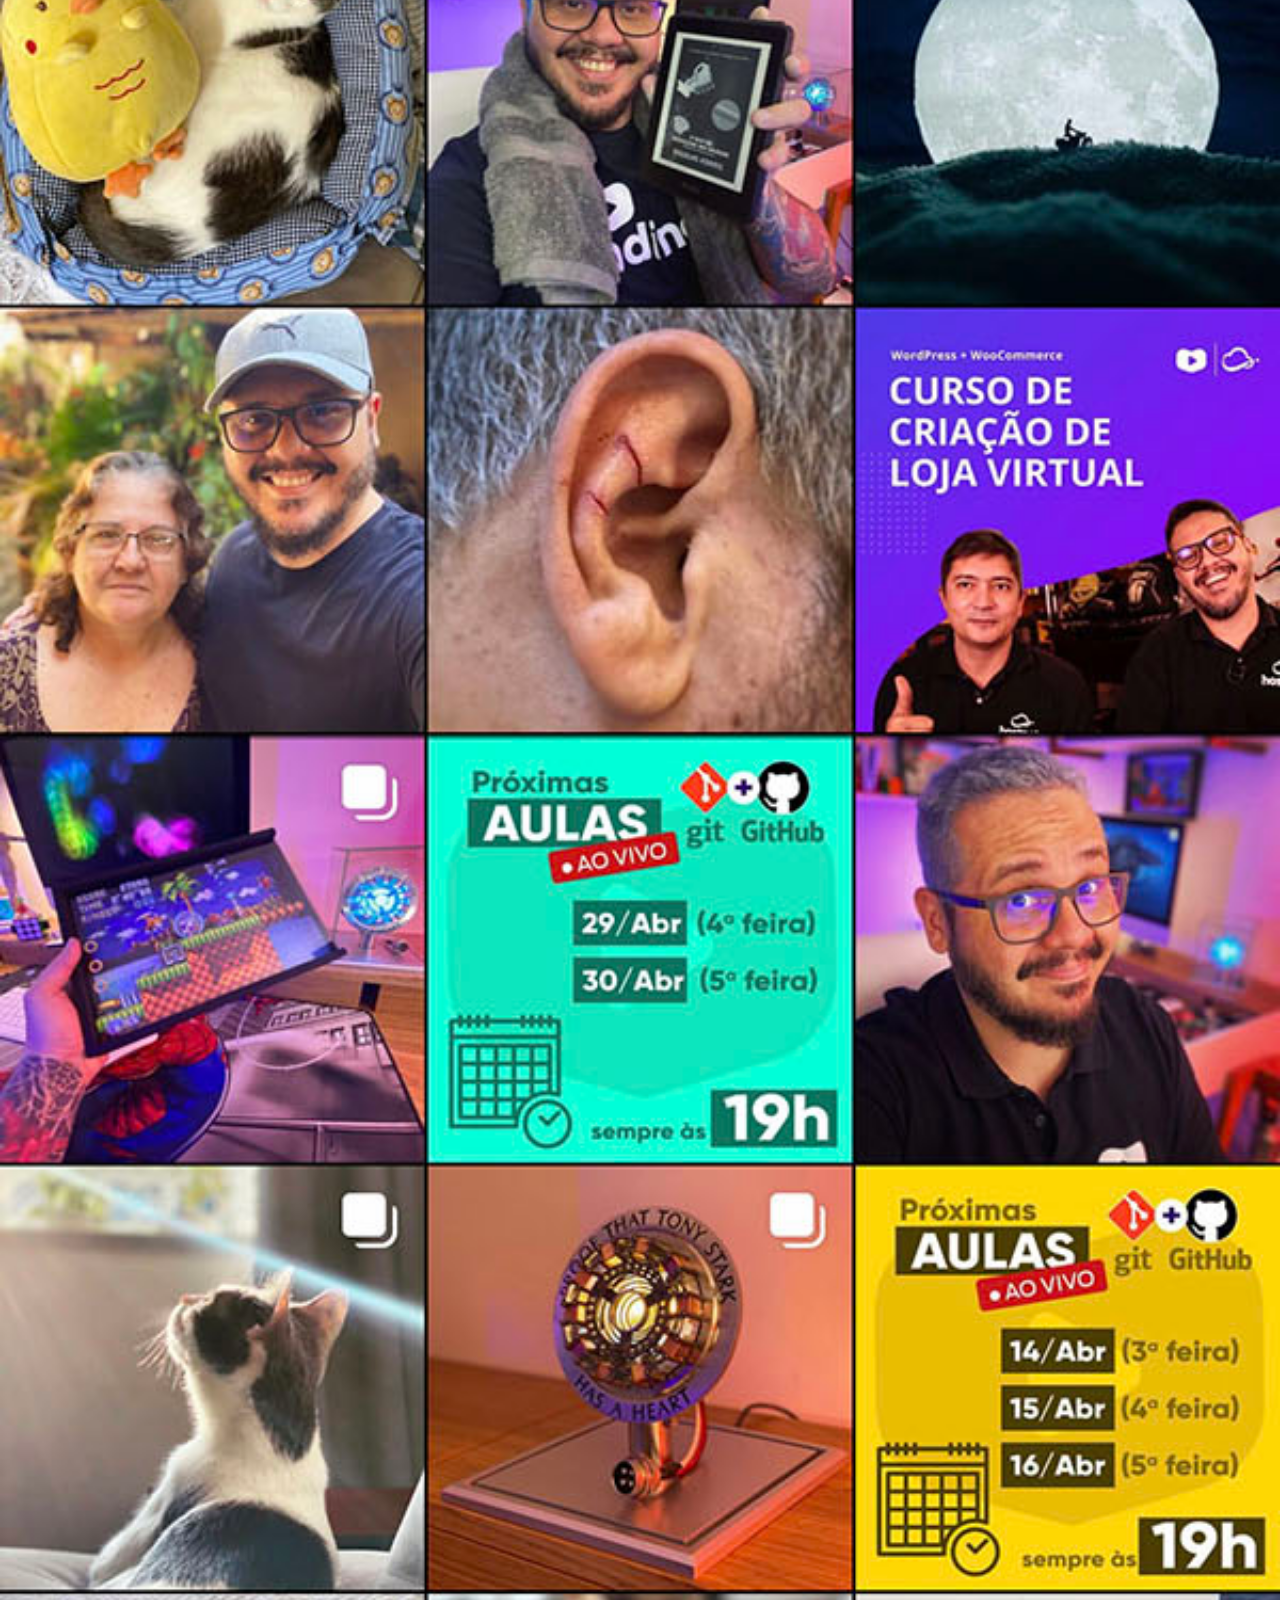
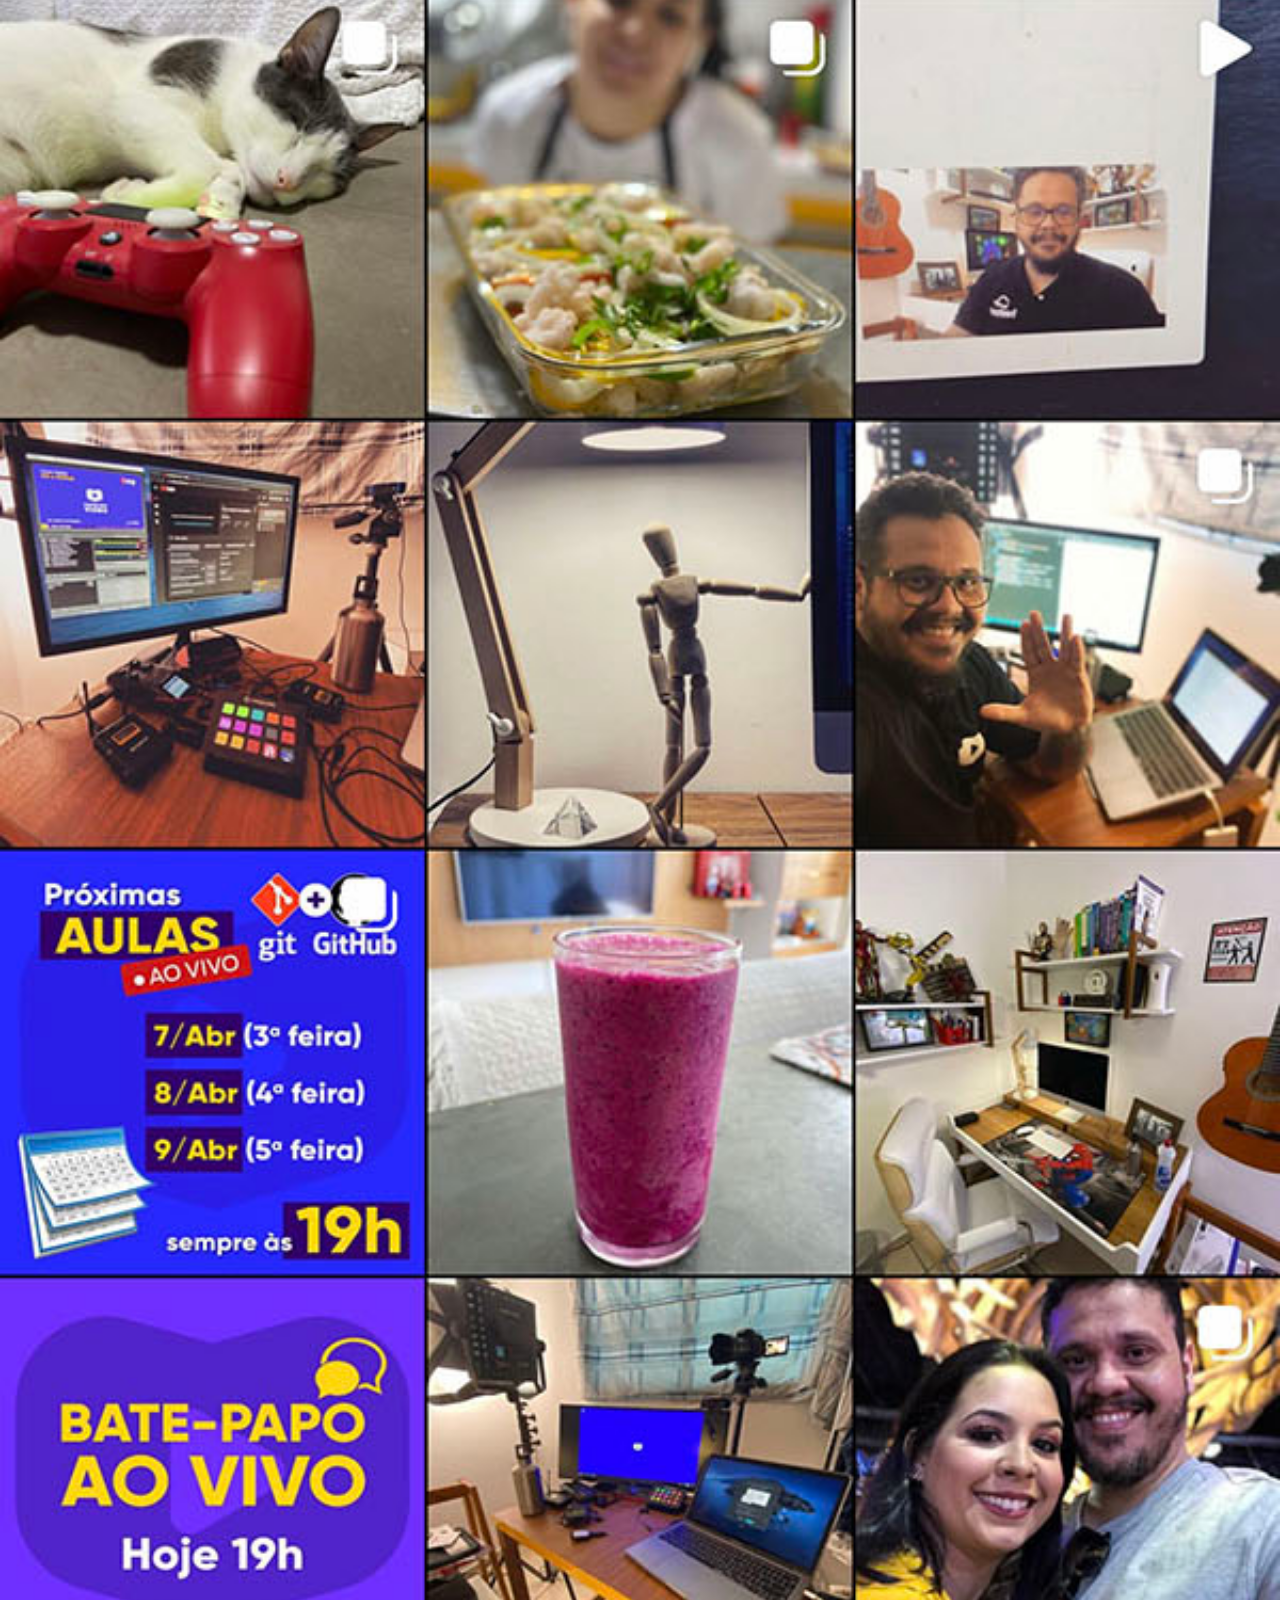
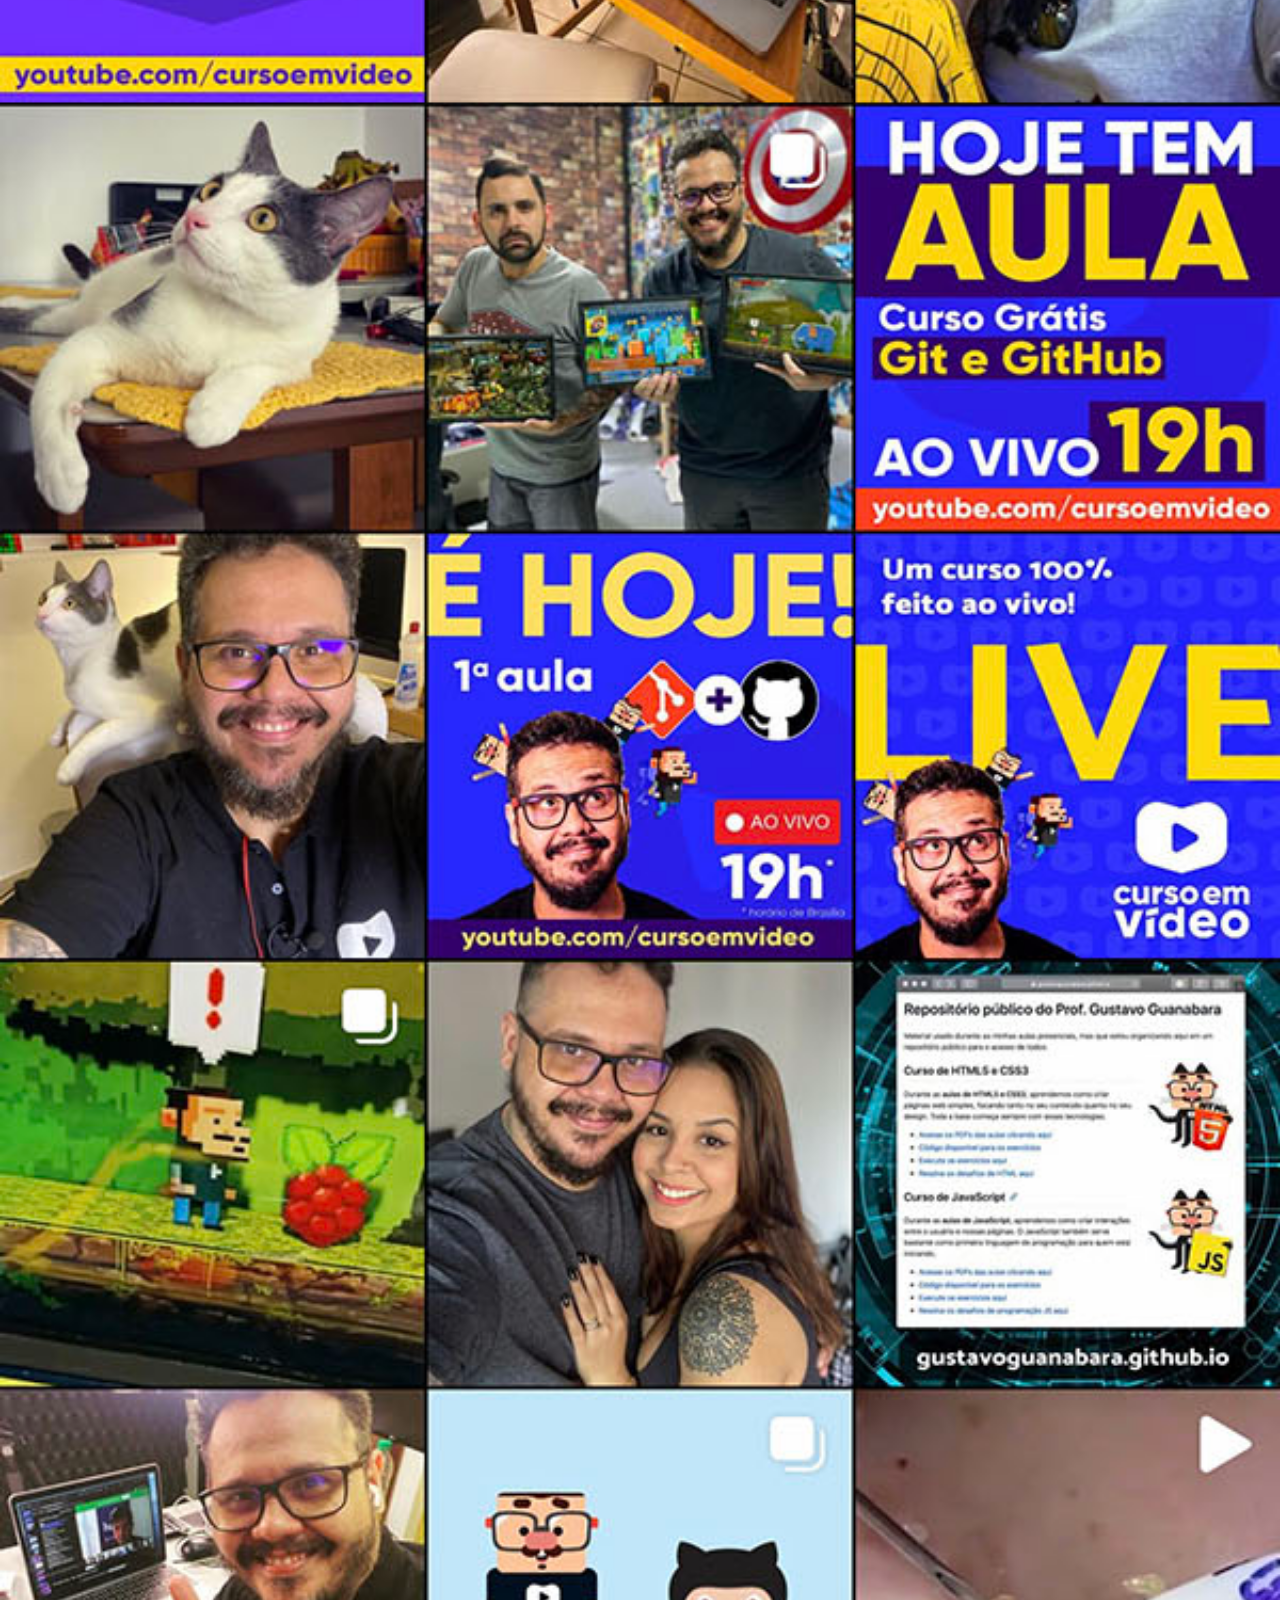
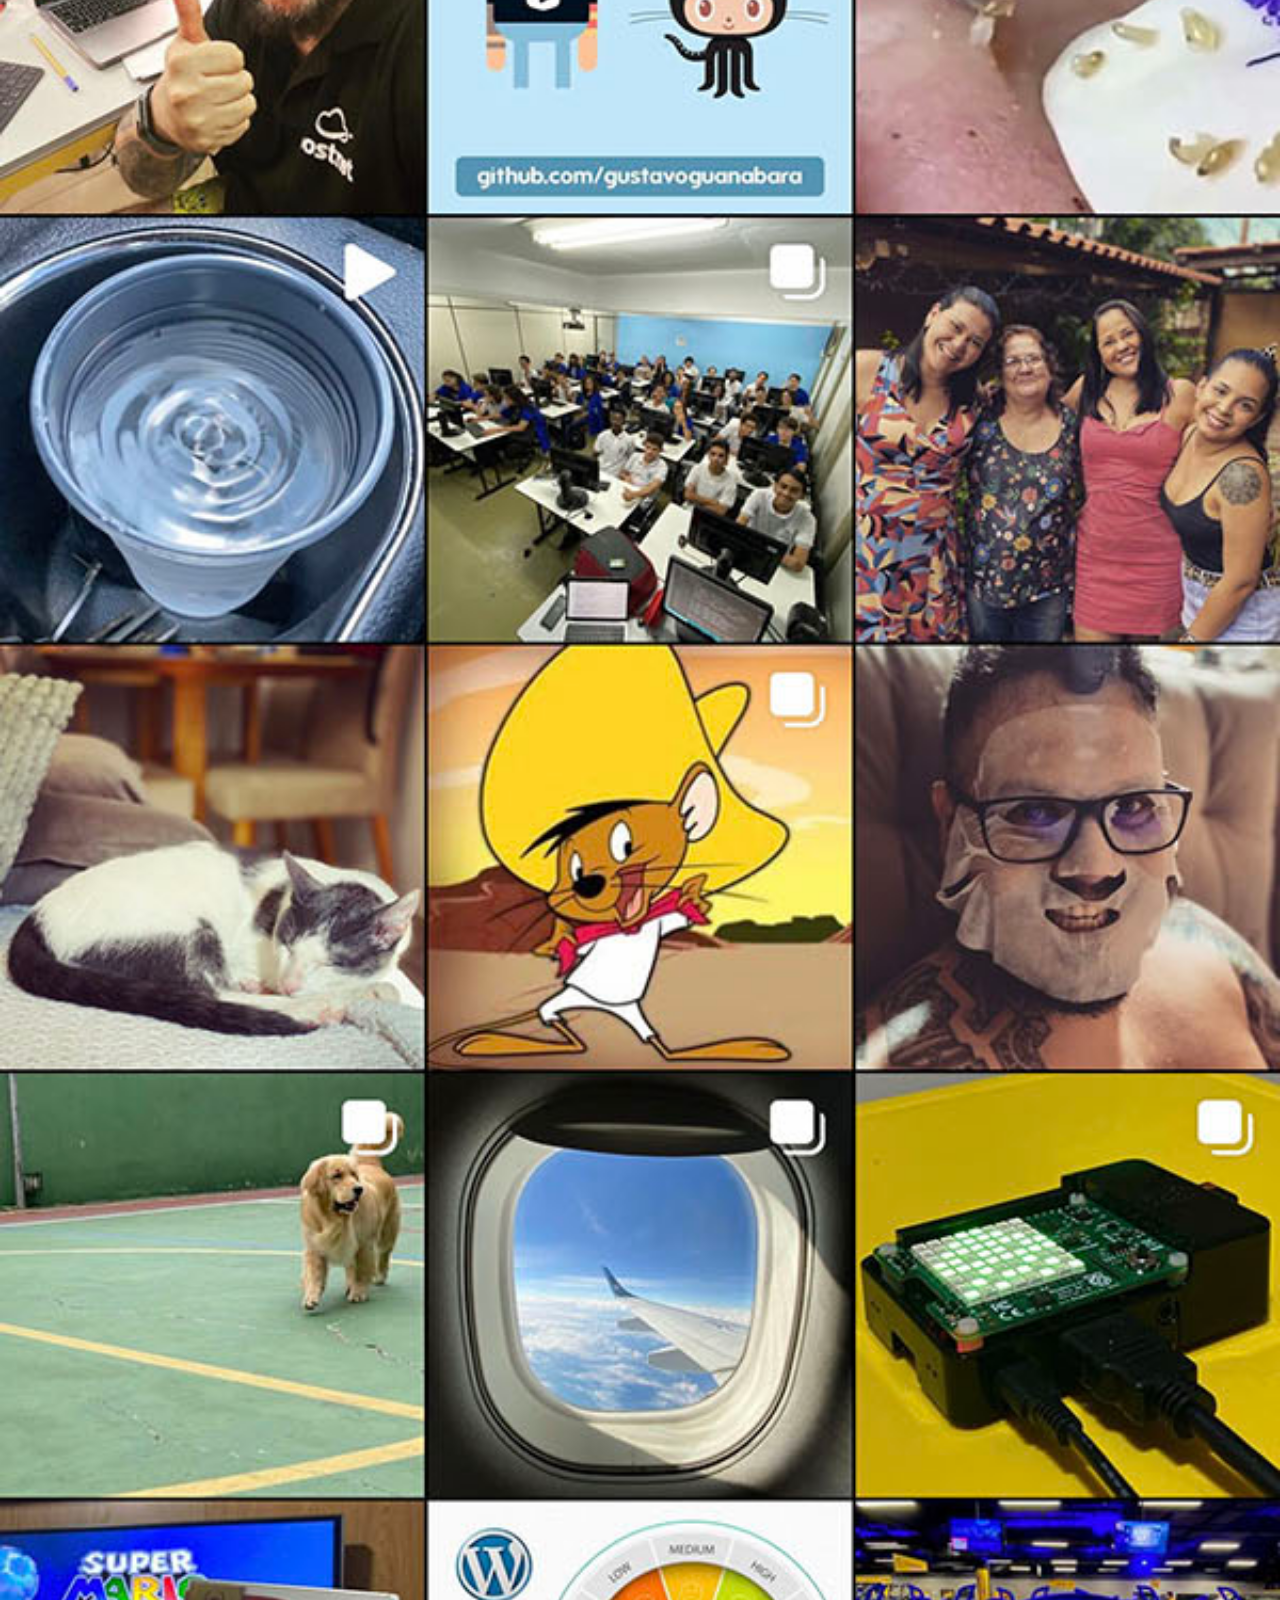
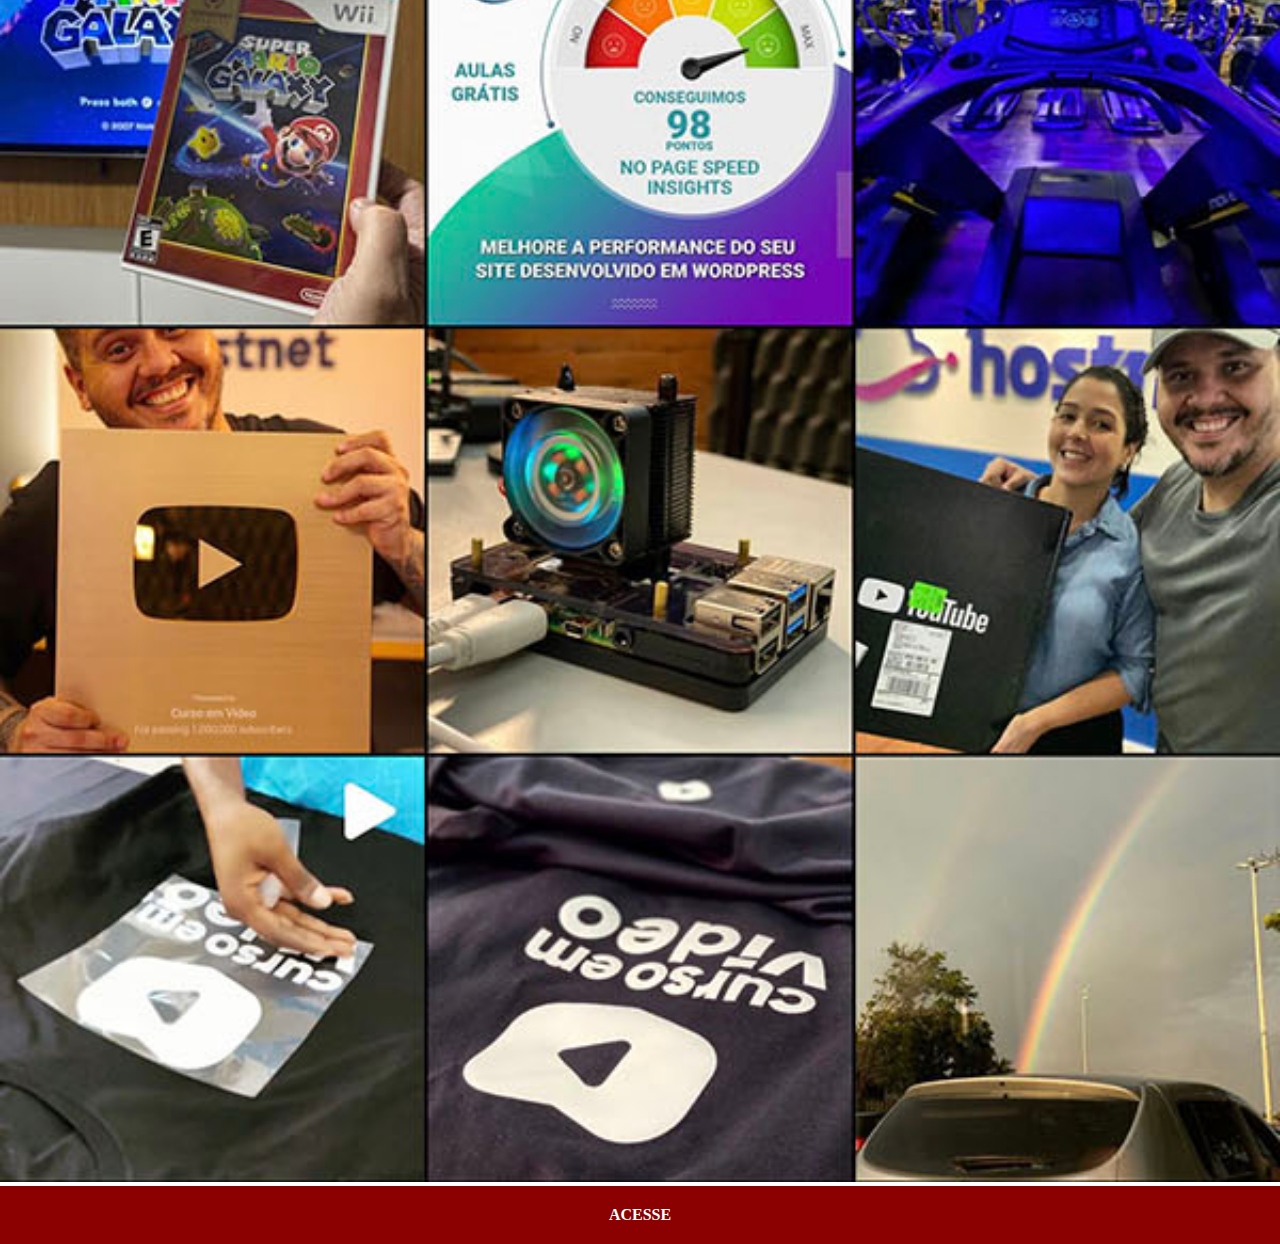
<file: instagram.html>
<!DOCTYPE html>
<html lang="pt-br">
<head>
    <meta charset="UTF-8">
    <meta name="viewport" content="width=device-width, initial-scale=1.0">
    <link rel="stylesheet" href="estilos/socials.css">
    <title>instagram</title>
</head>
<body>
    <img src="imagens/tela-instagram.jpg" alt="">
    <a href="https://www.instagram.com/" target="_blank">ACESSE</a>
</body>
</html>
</file>
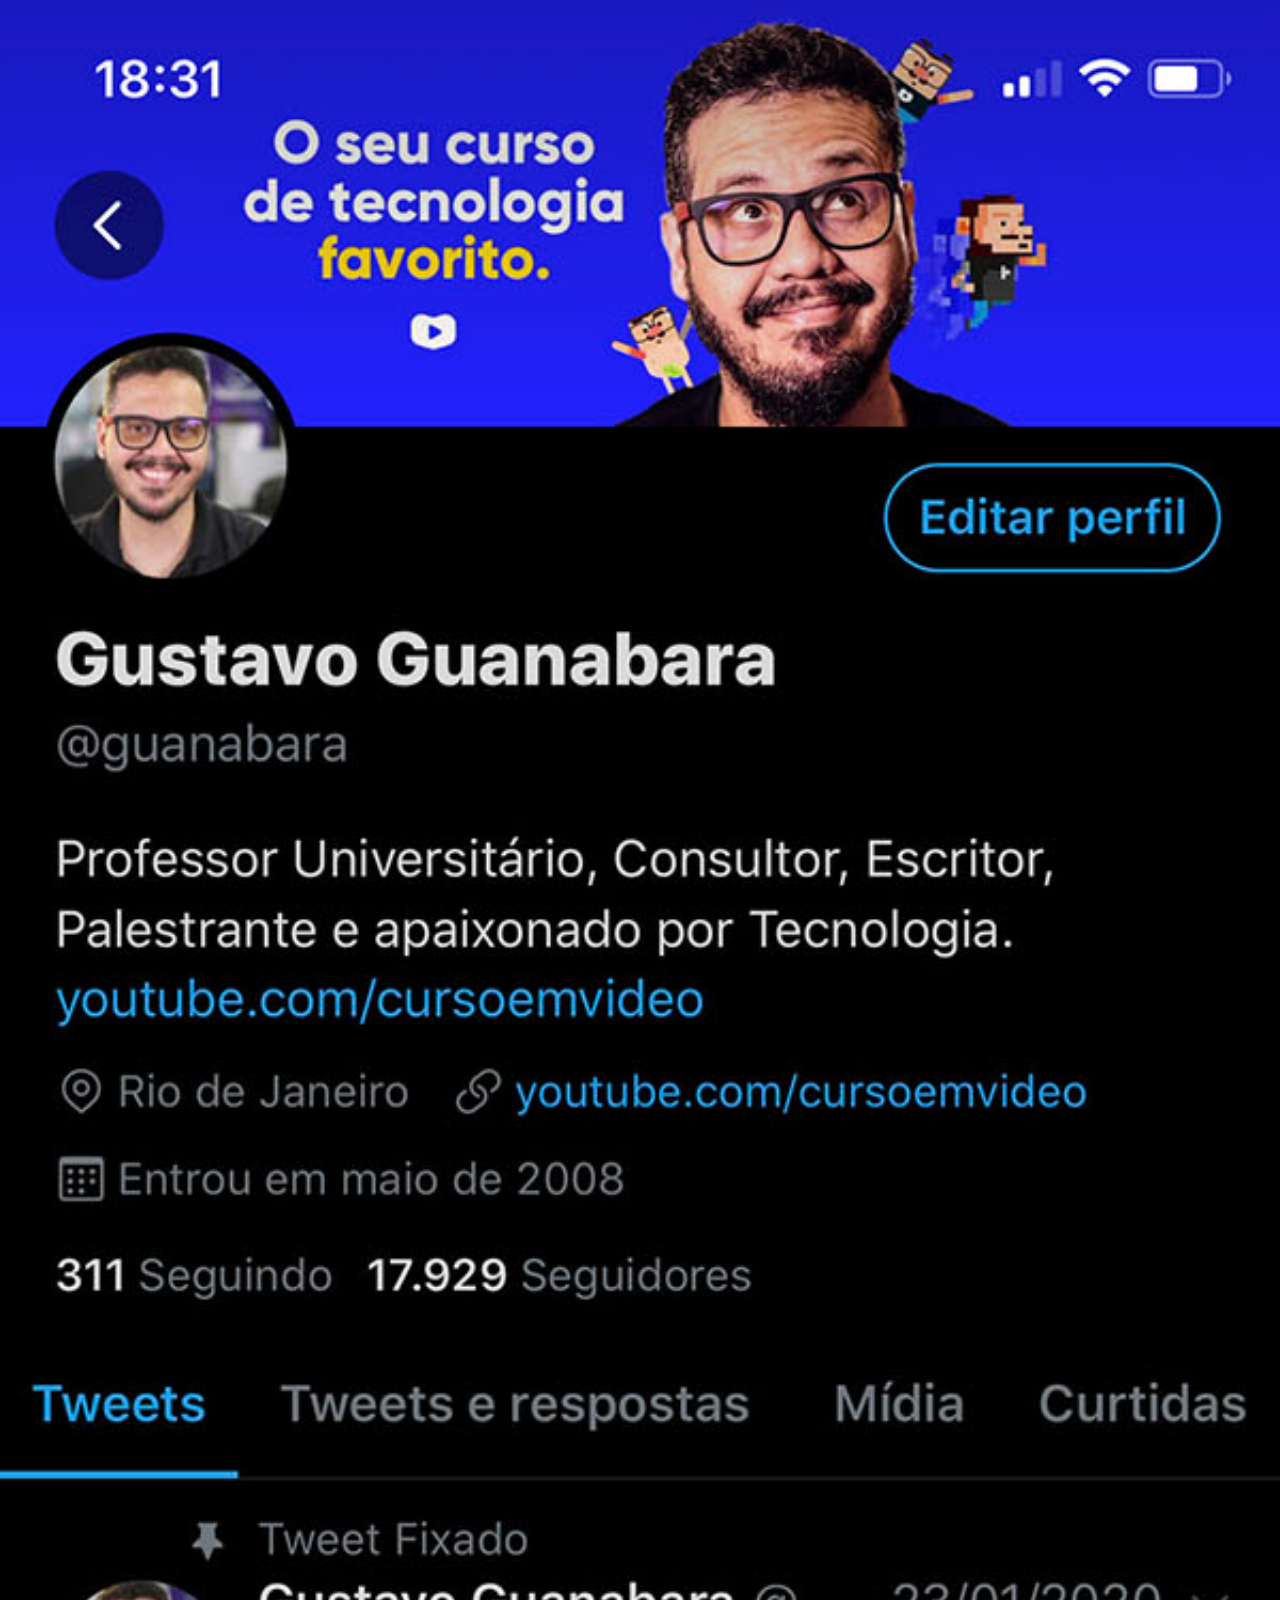
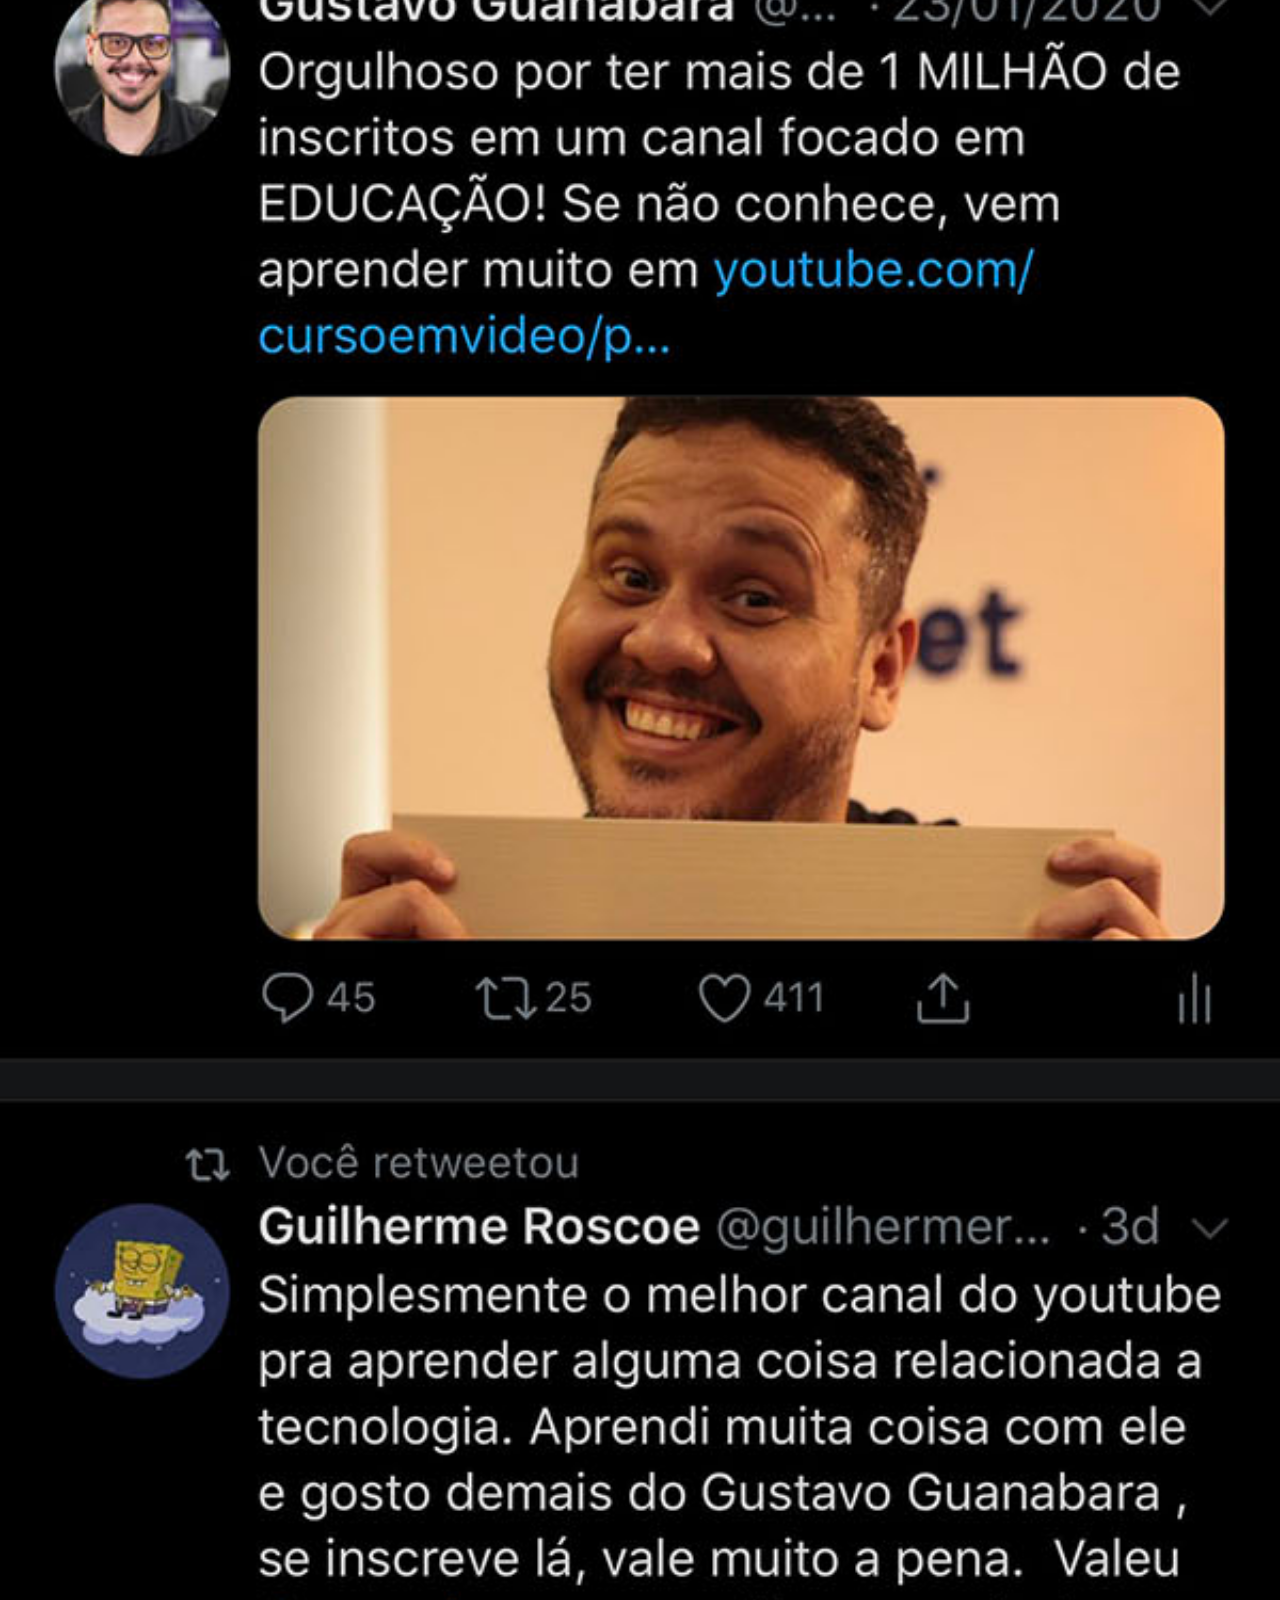
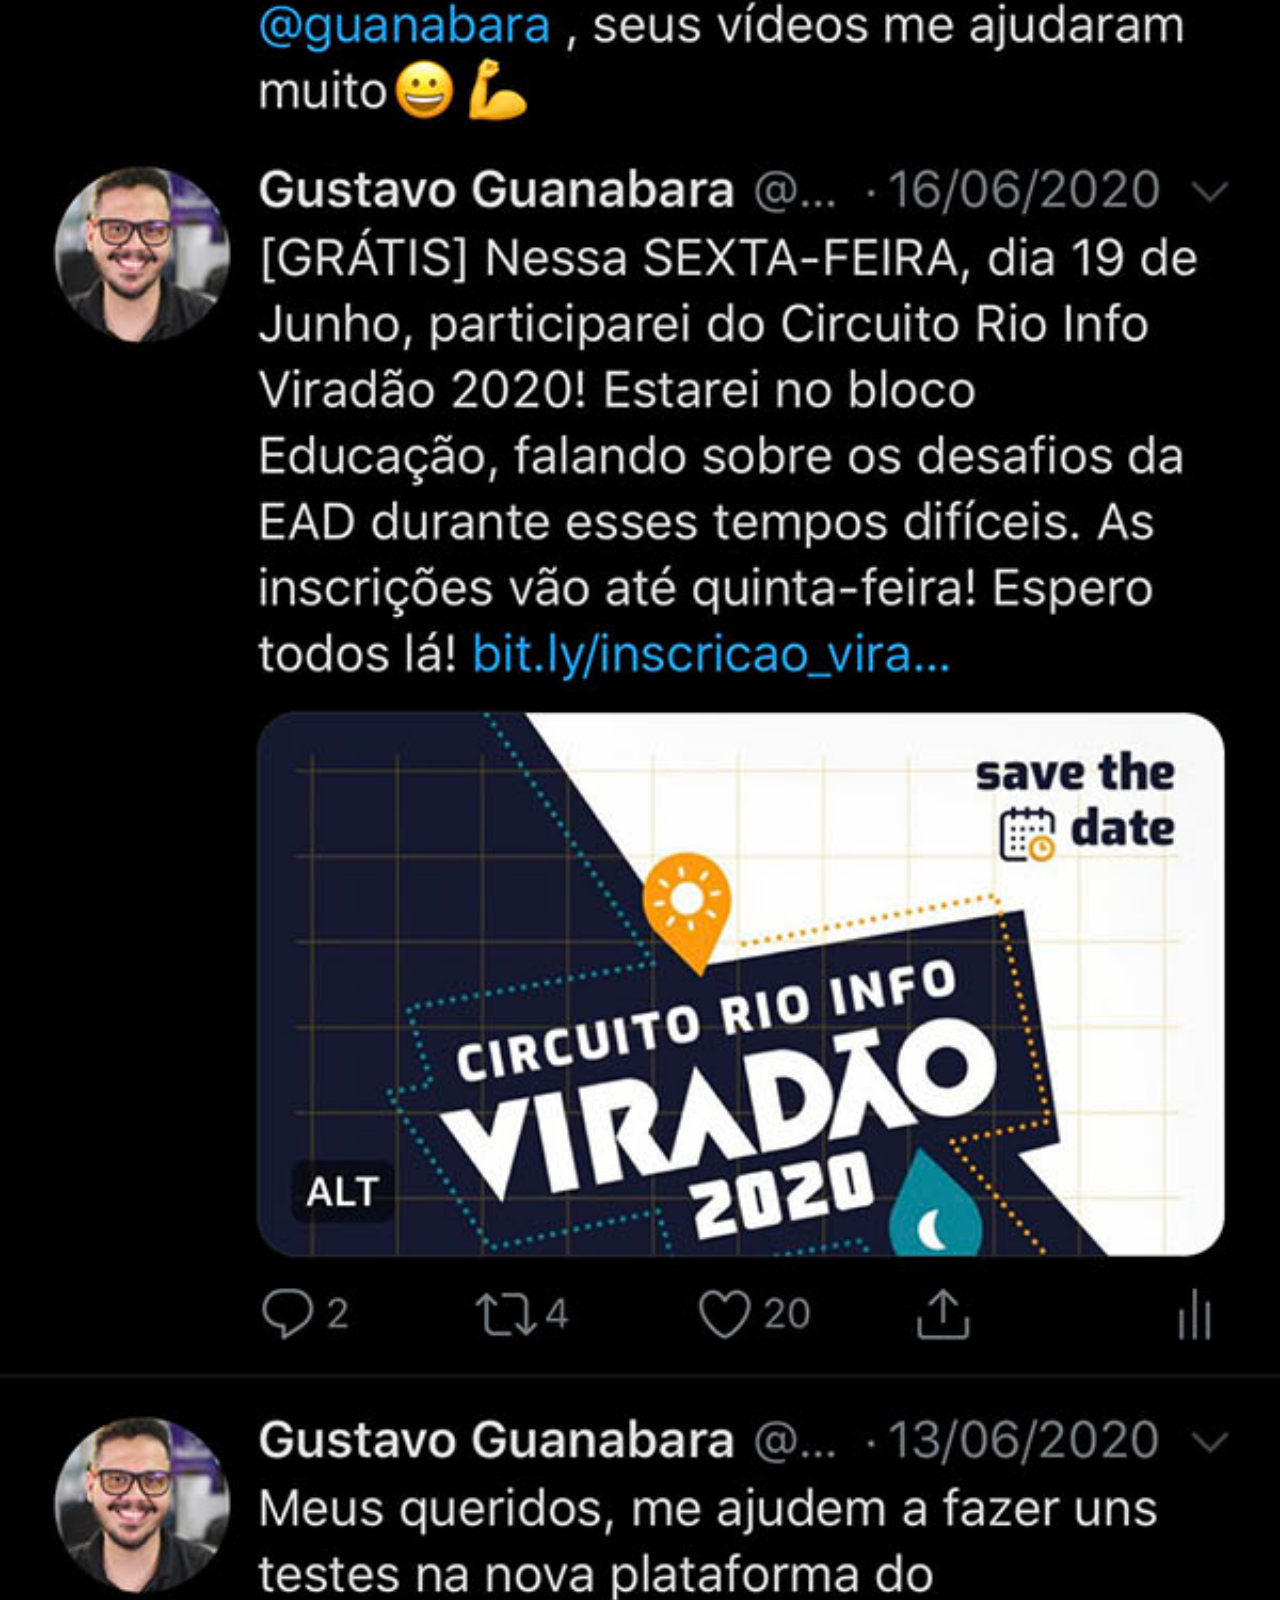
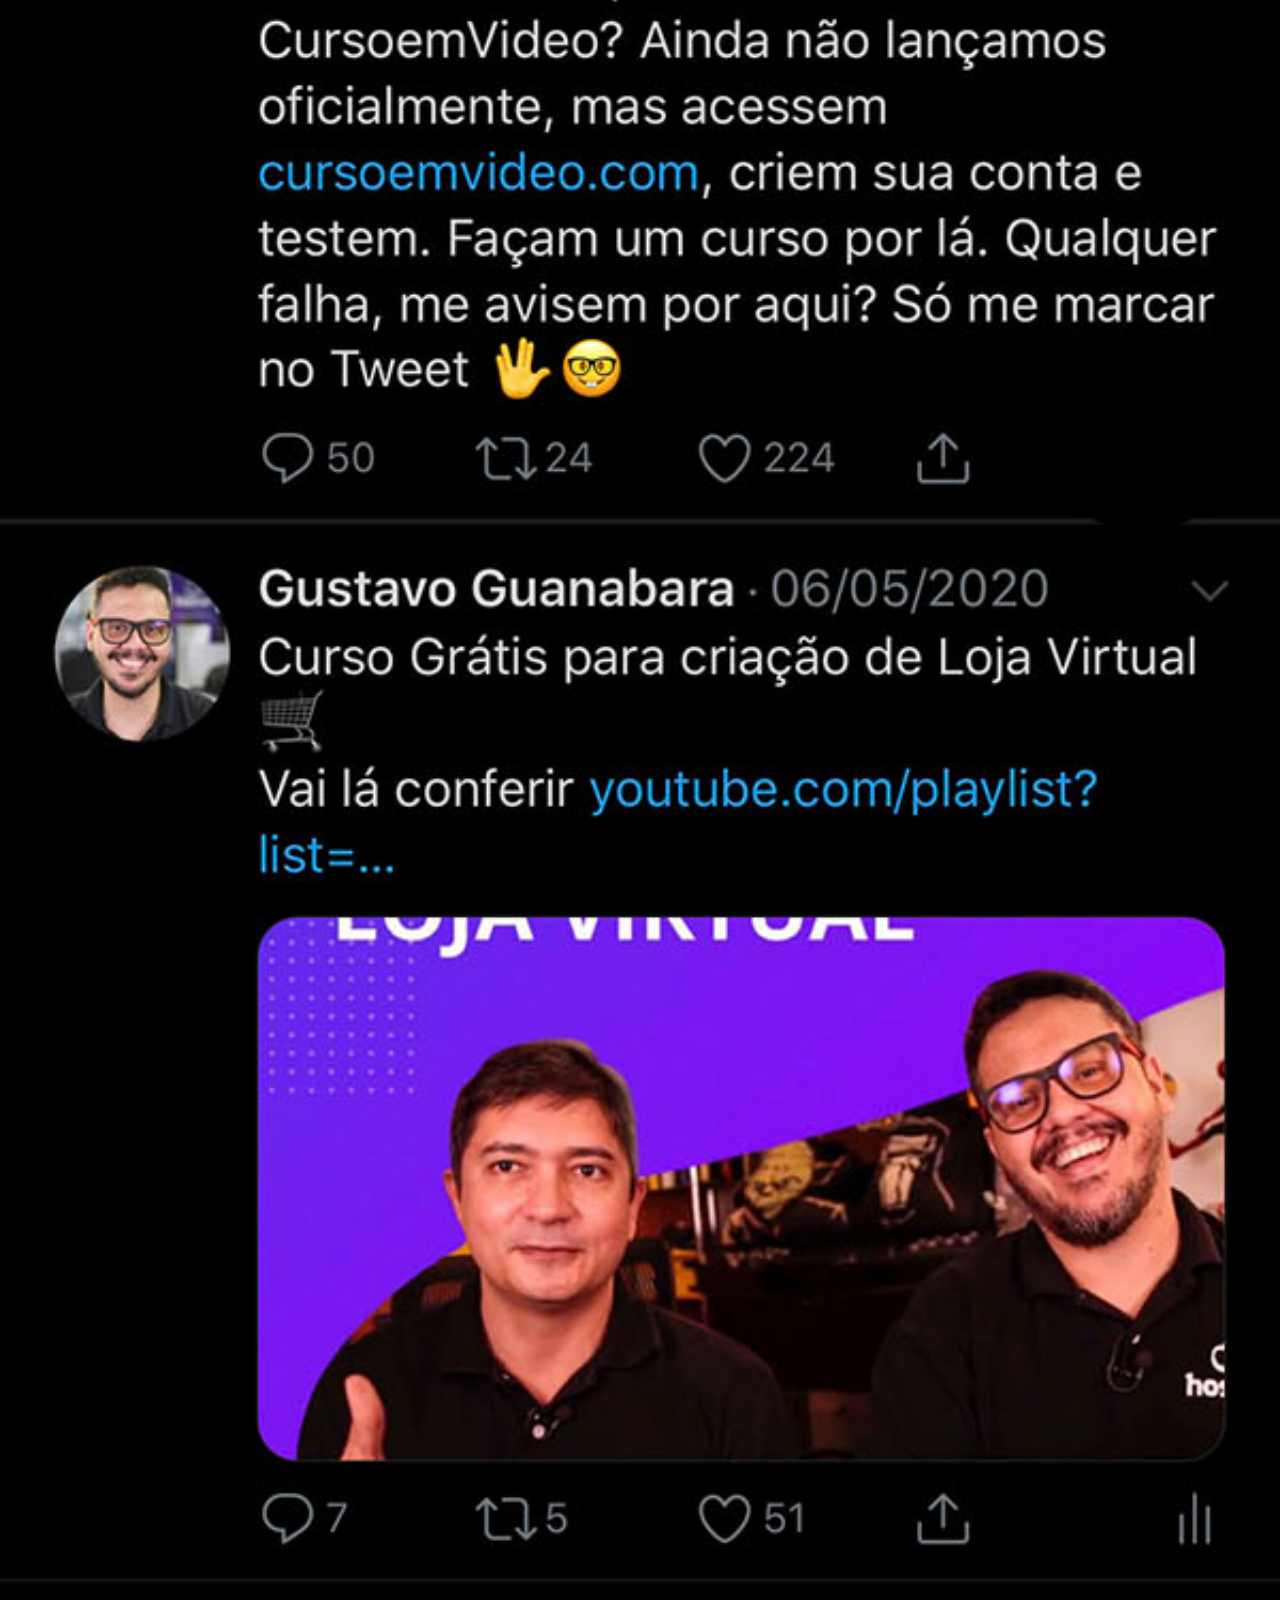
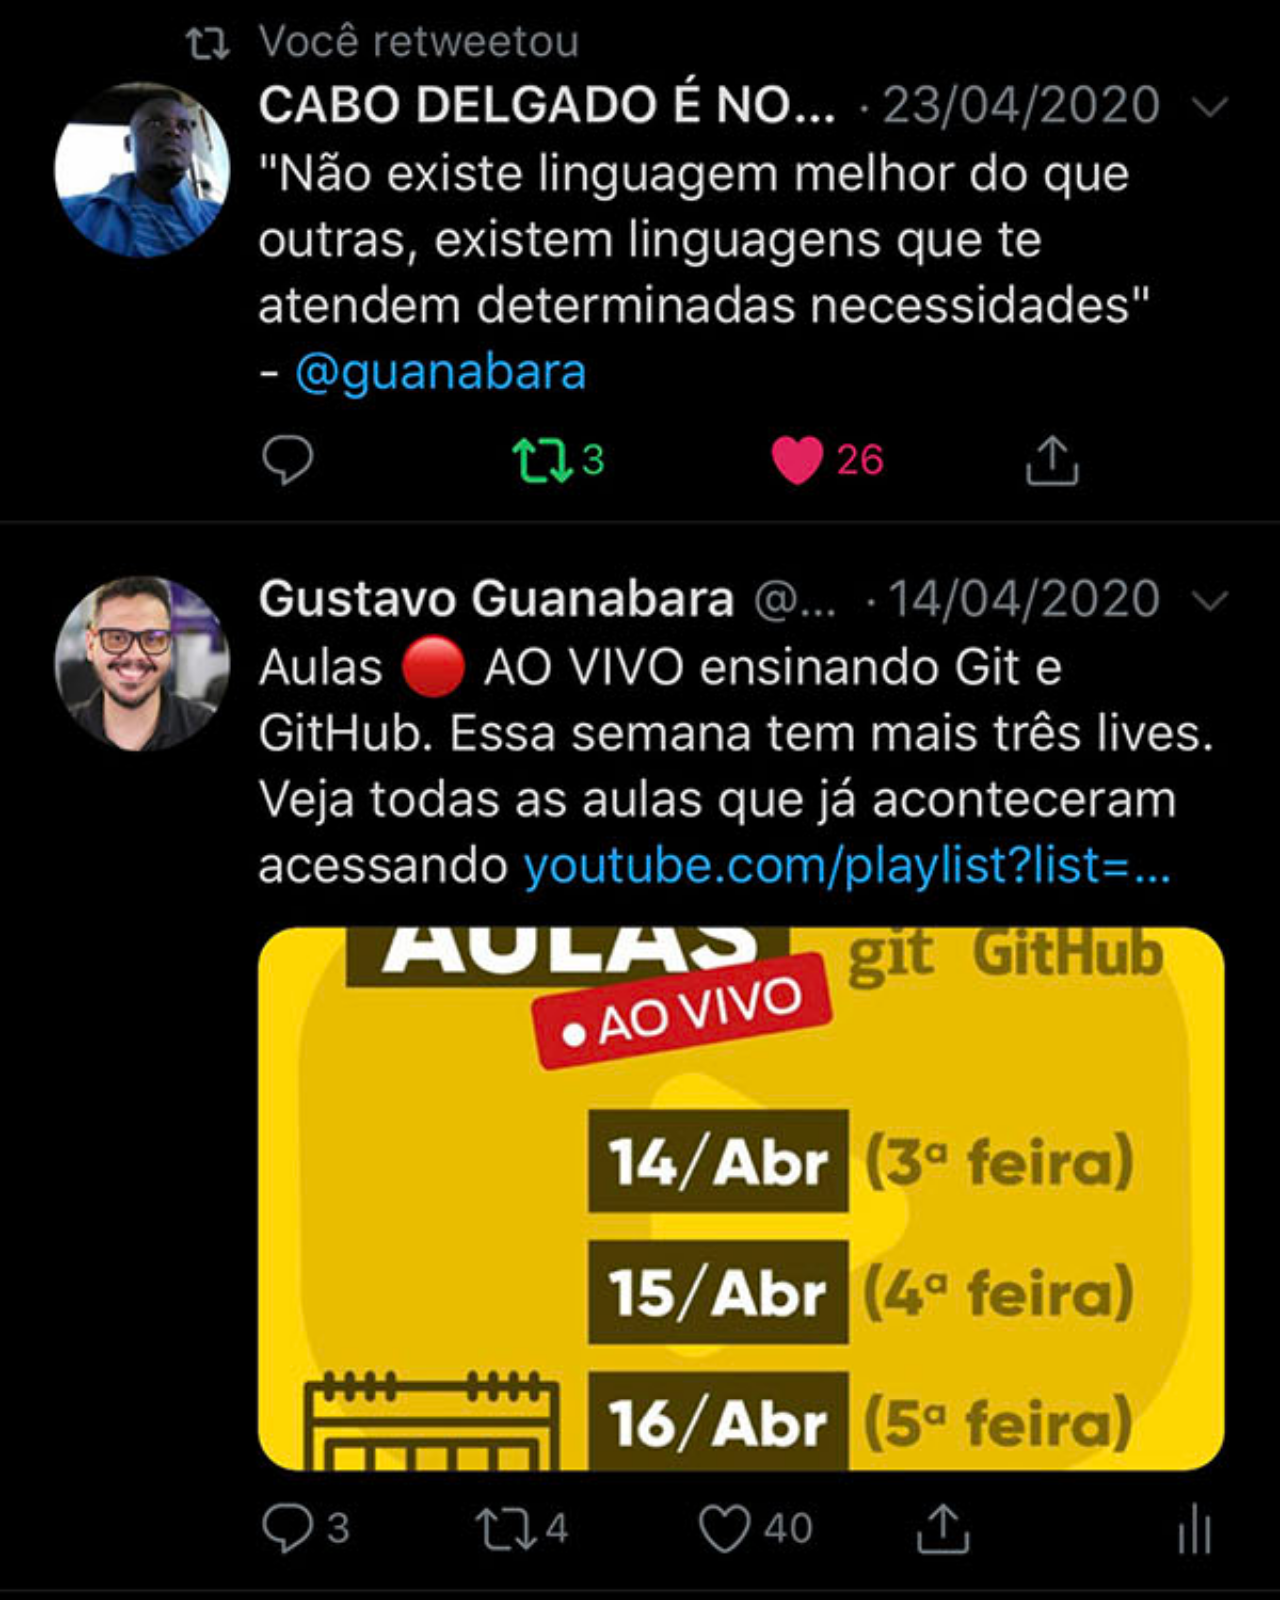
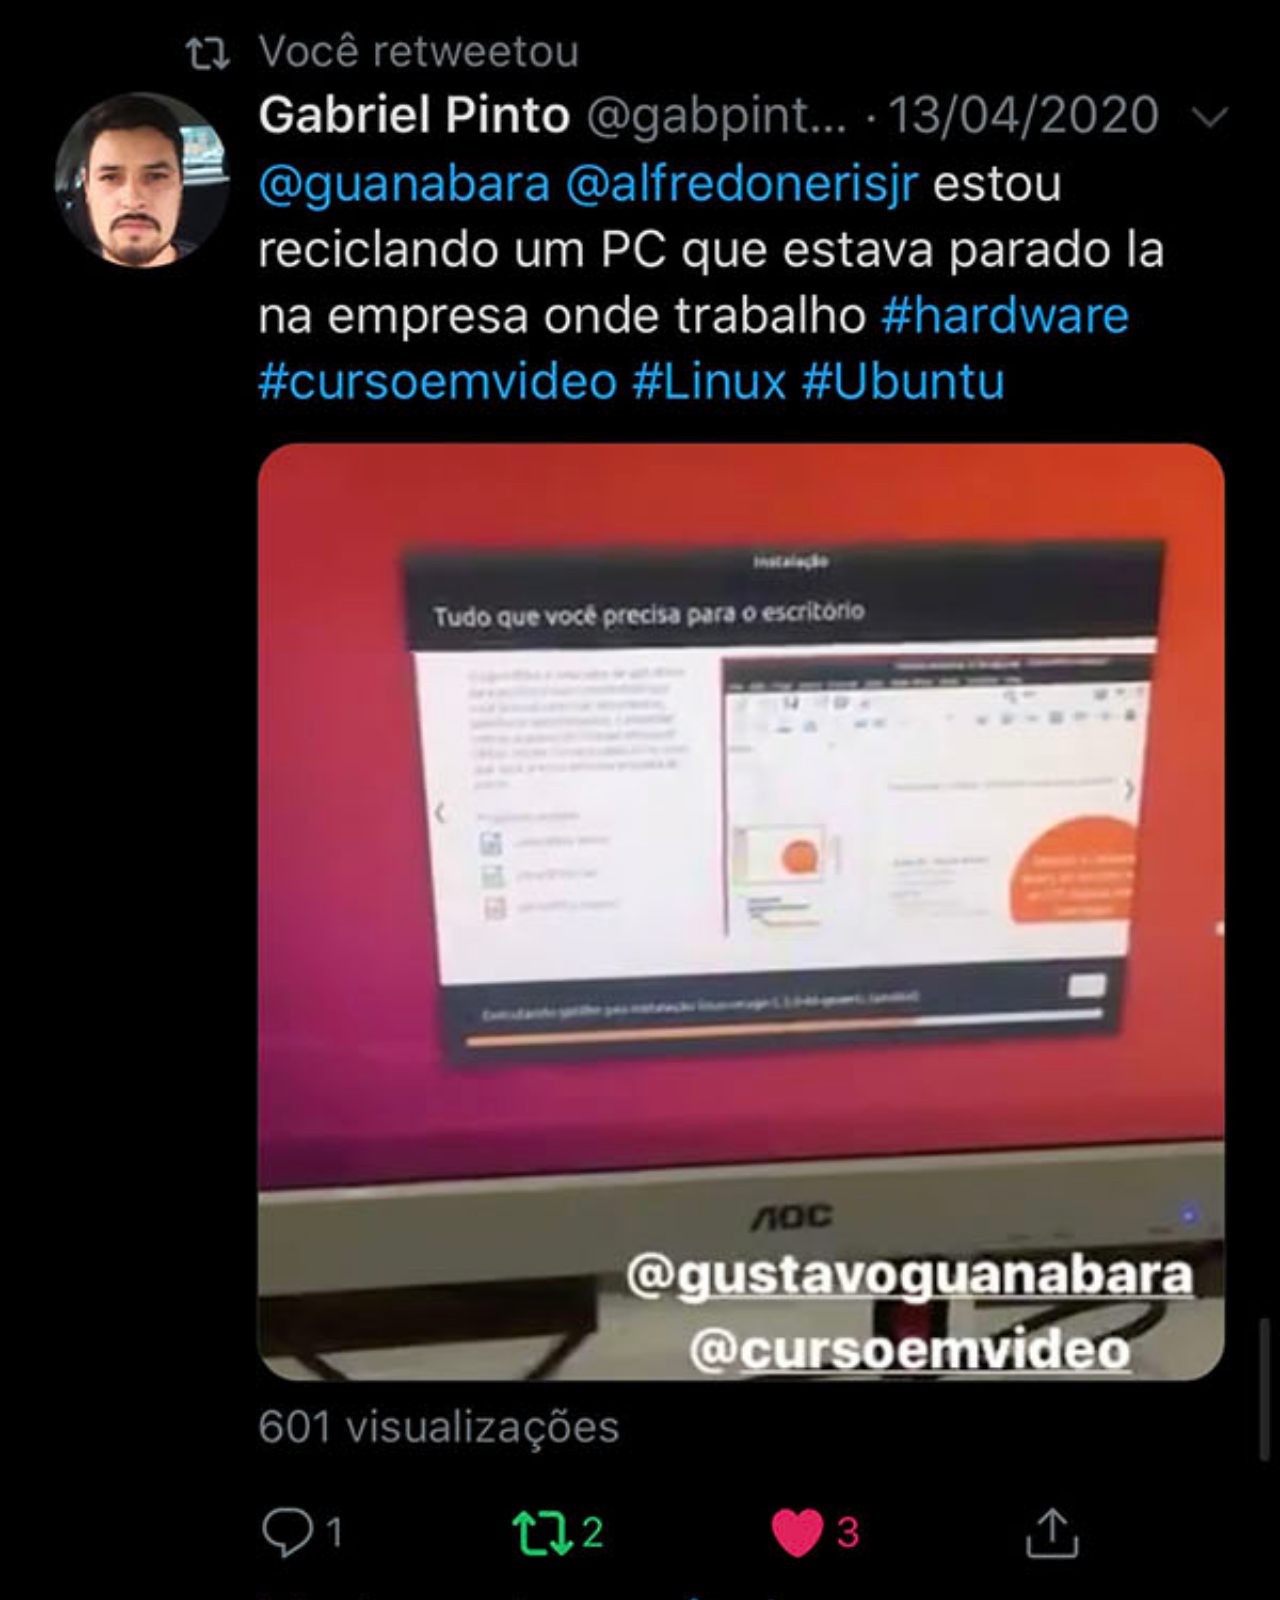
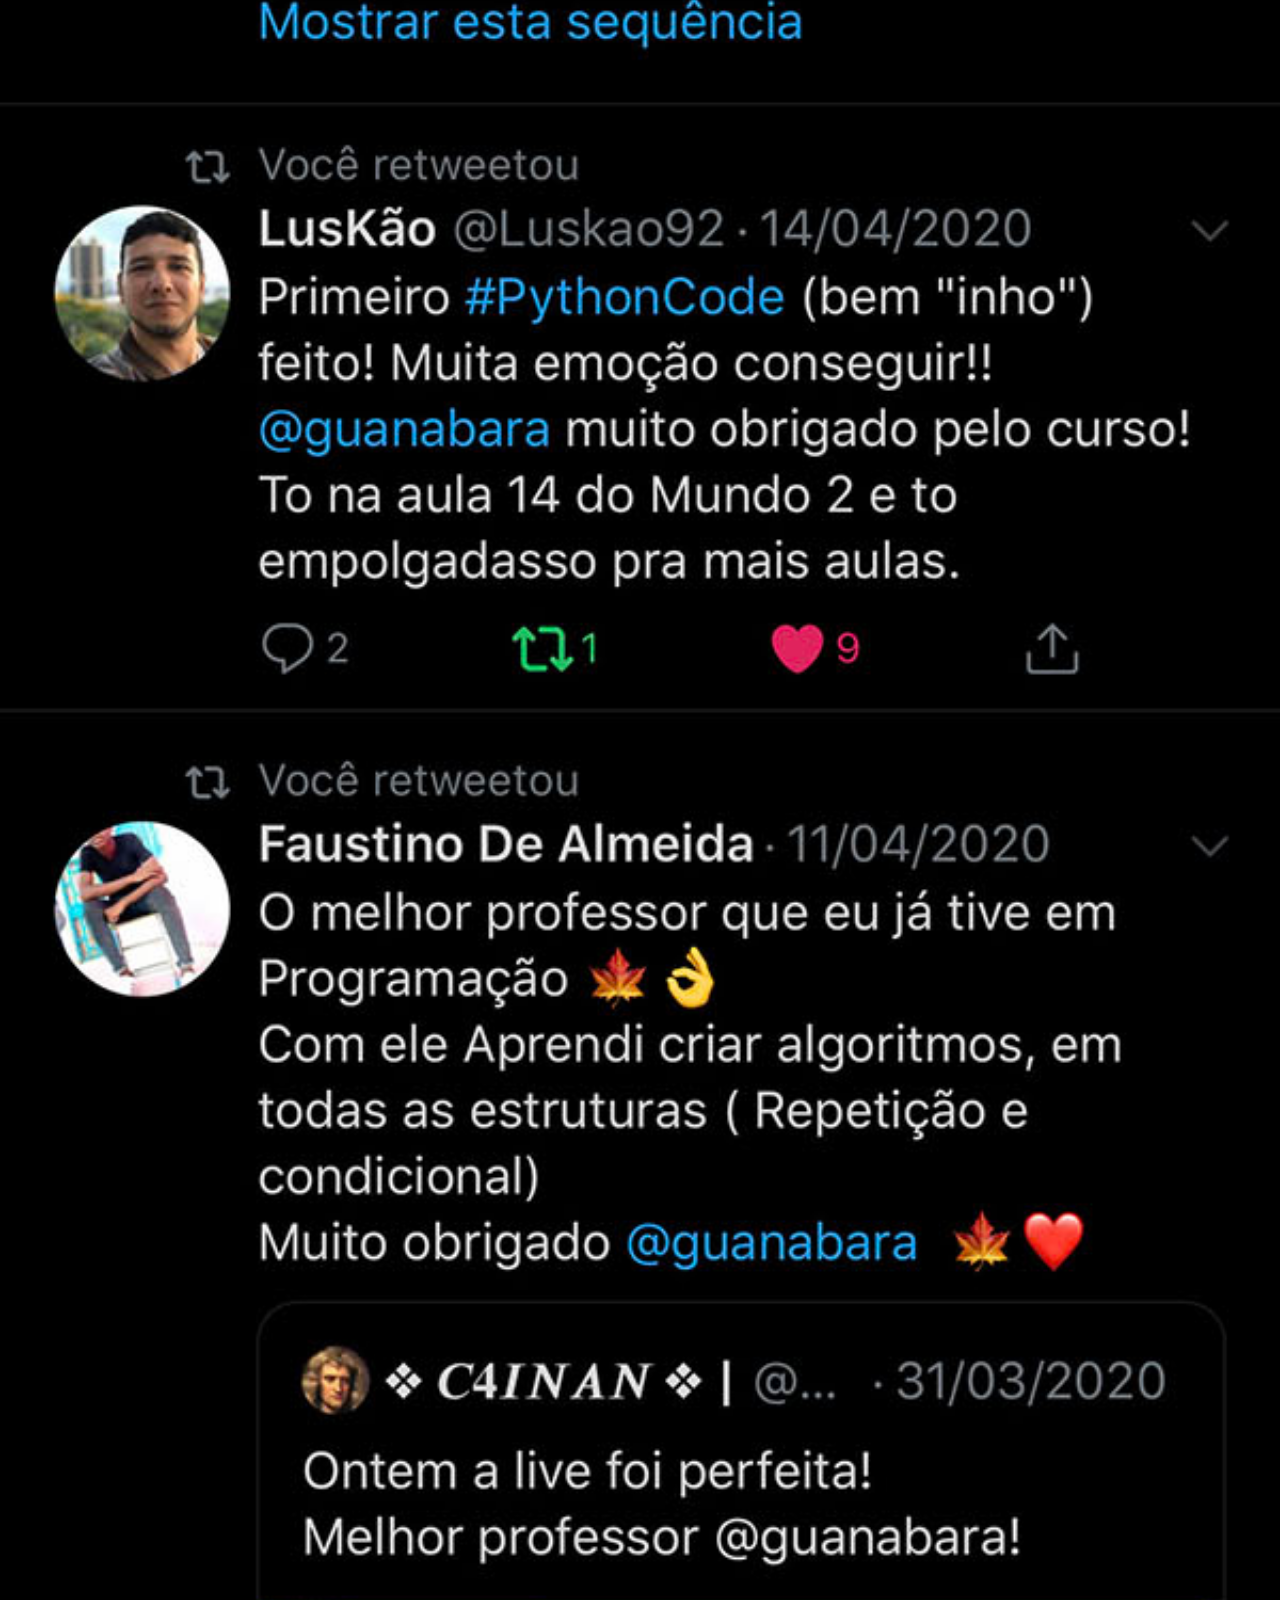
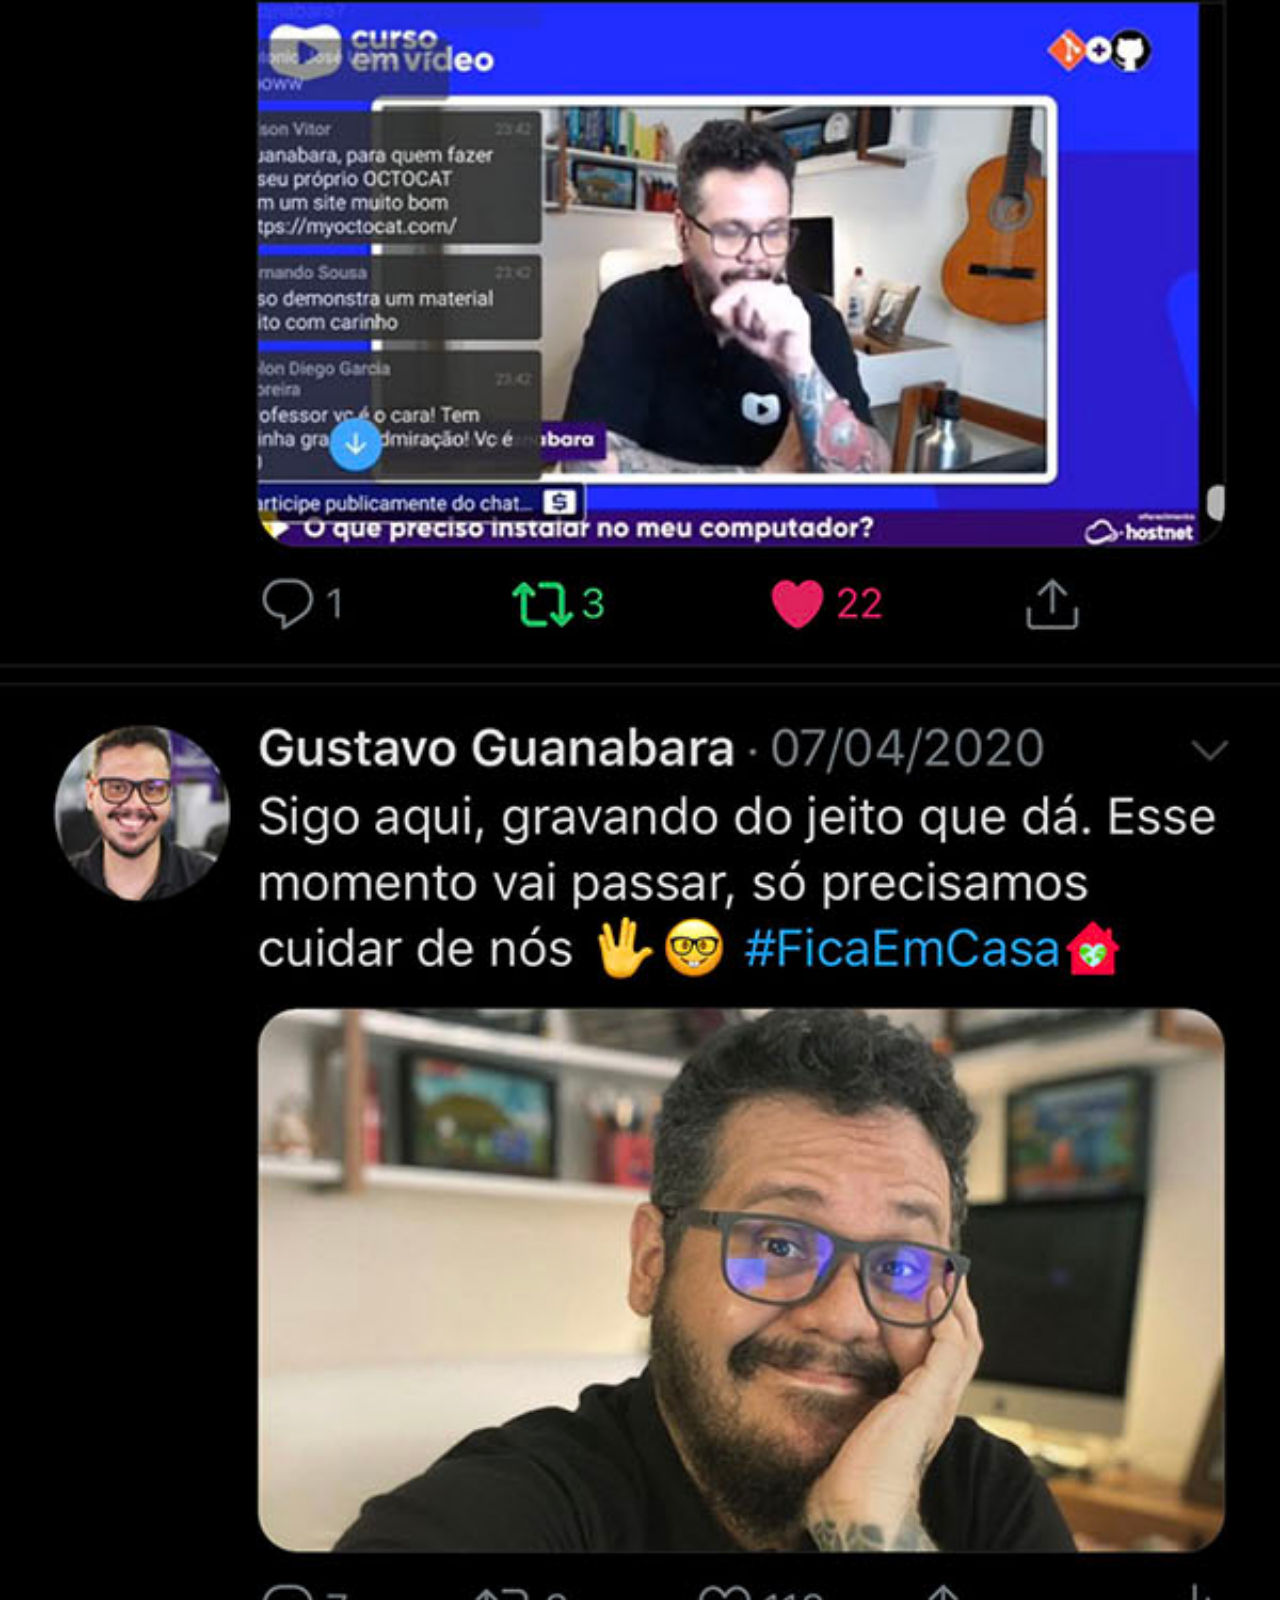
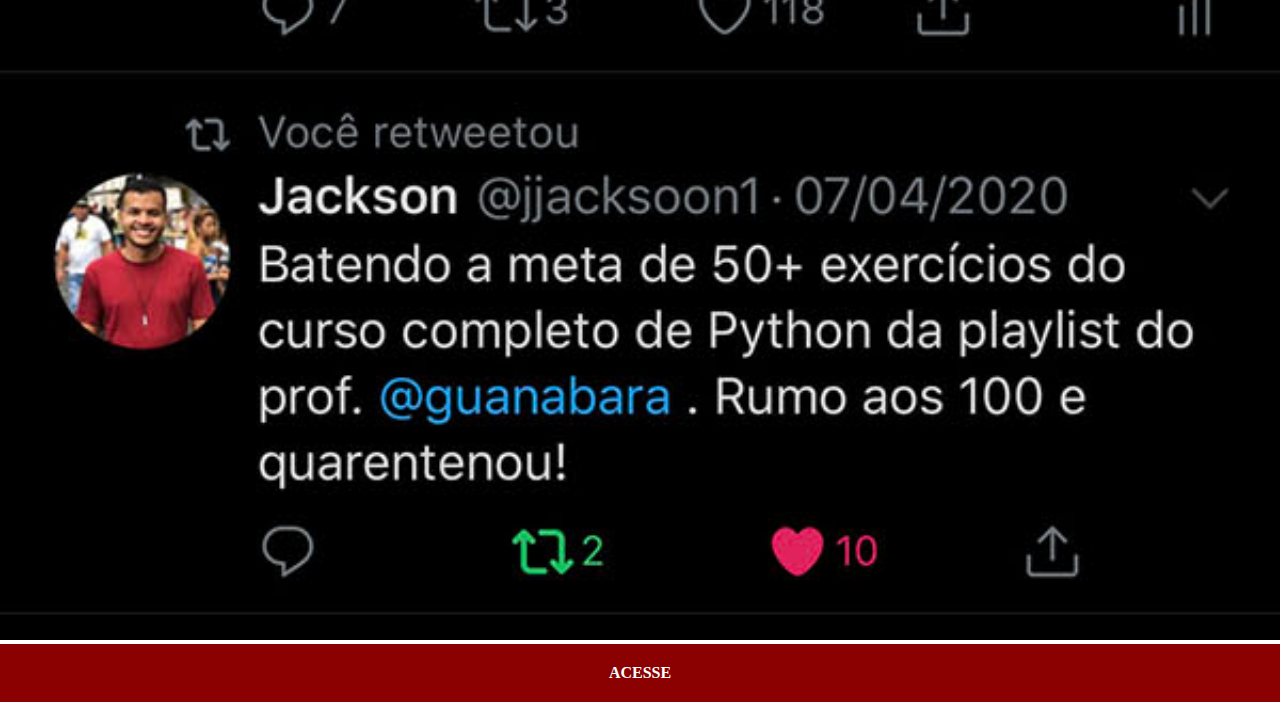
<file: twitter.html>
<!DOCTYPE html>
<html lang="pt-br">
<head>
    <meta charset="UTF-8">
    <meta name="viewport" content="width=device-width, initial-scale=1.0">
    <link rel="stylesheet" href="estilos/socials.css">
    <title>twitter</title>
</head>
<body>
    <img src="imagens/tela-twitter.jpg" alt="">
    <a href="https://twitter.com/guanabara" target="_blank">ACESSE</a>
</body>
</html>
</file>
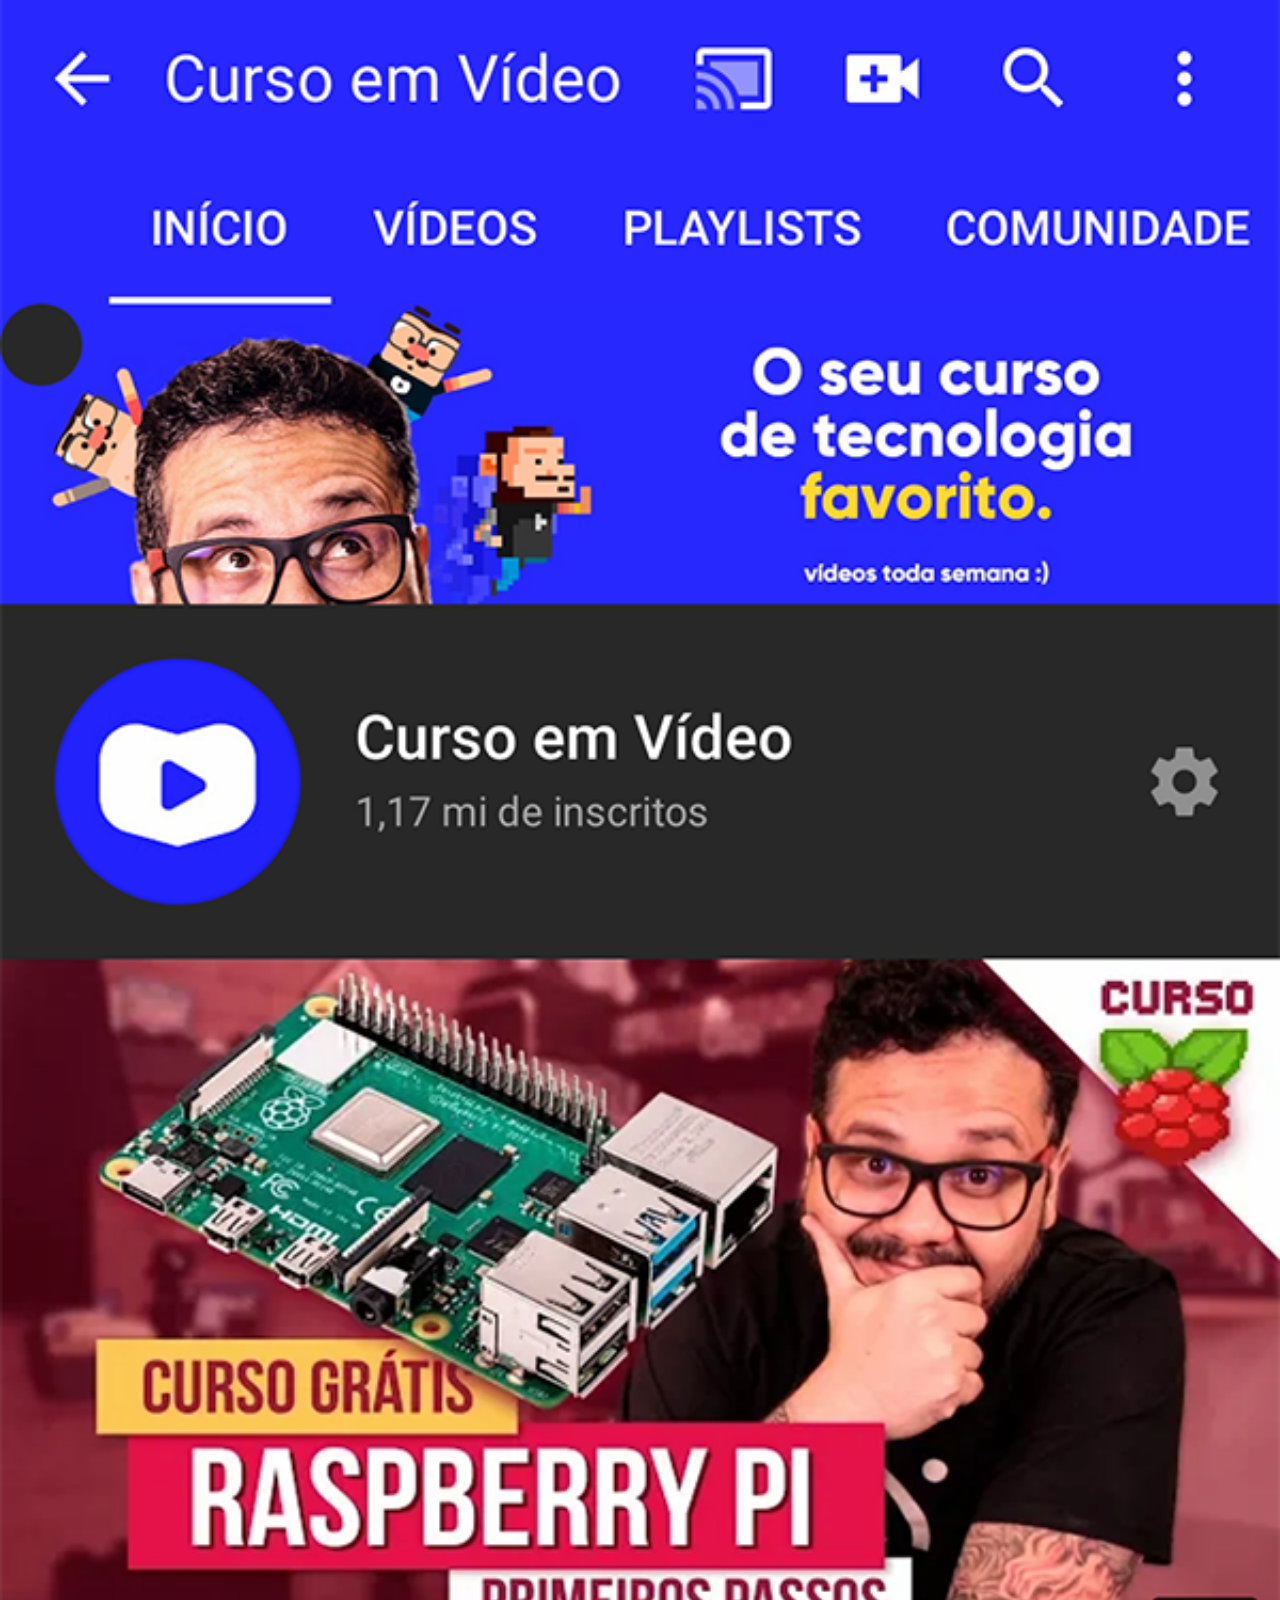
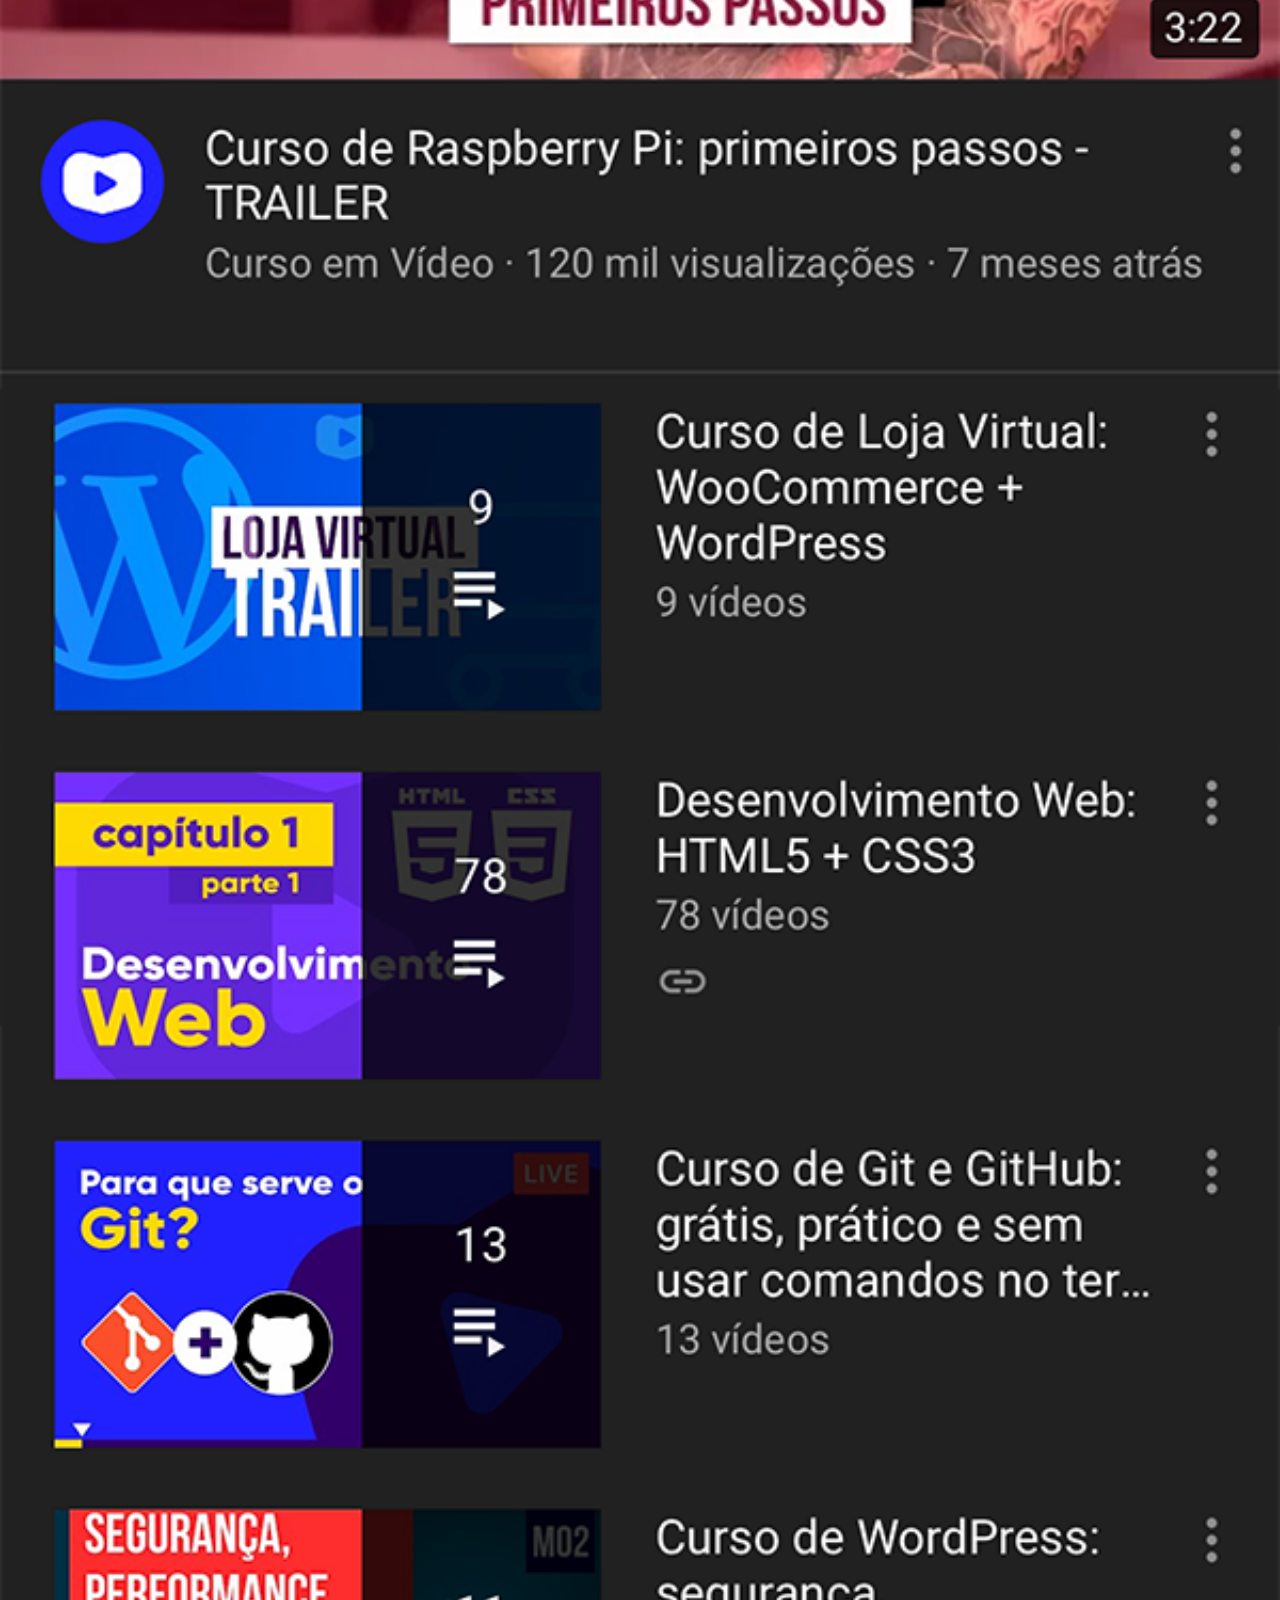
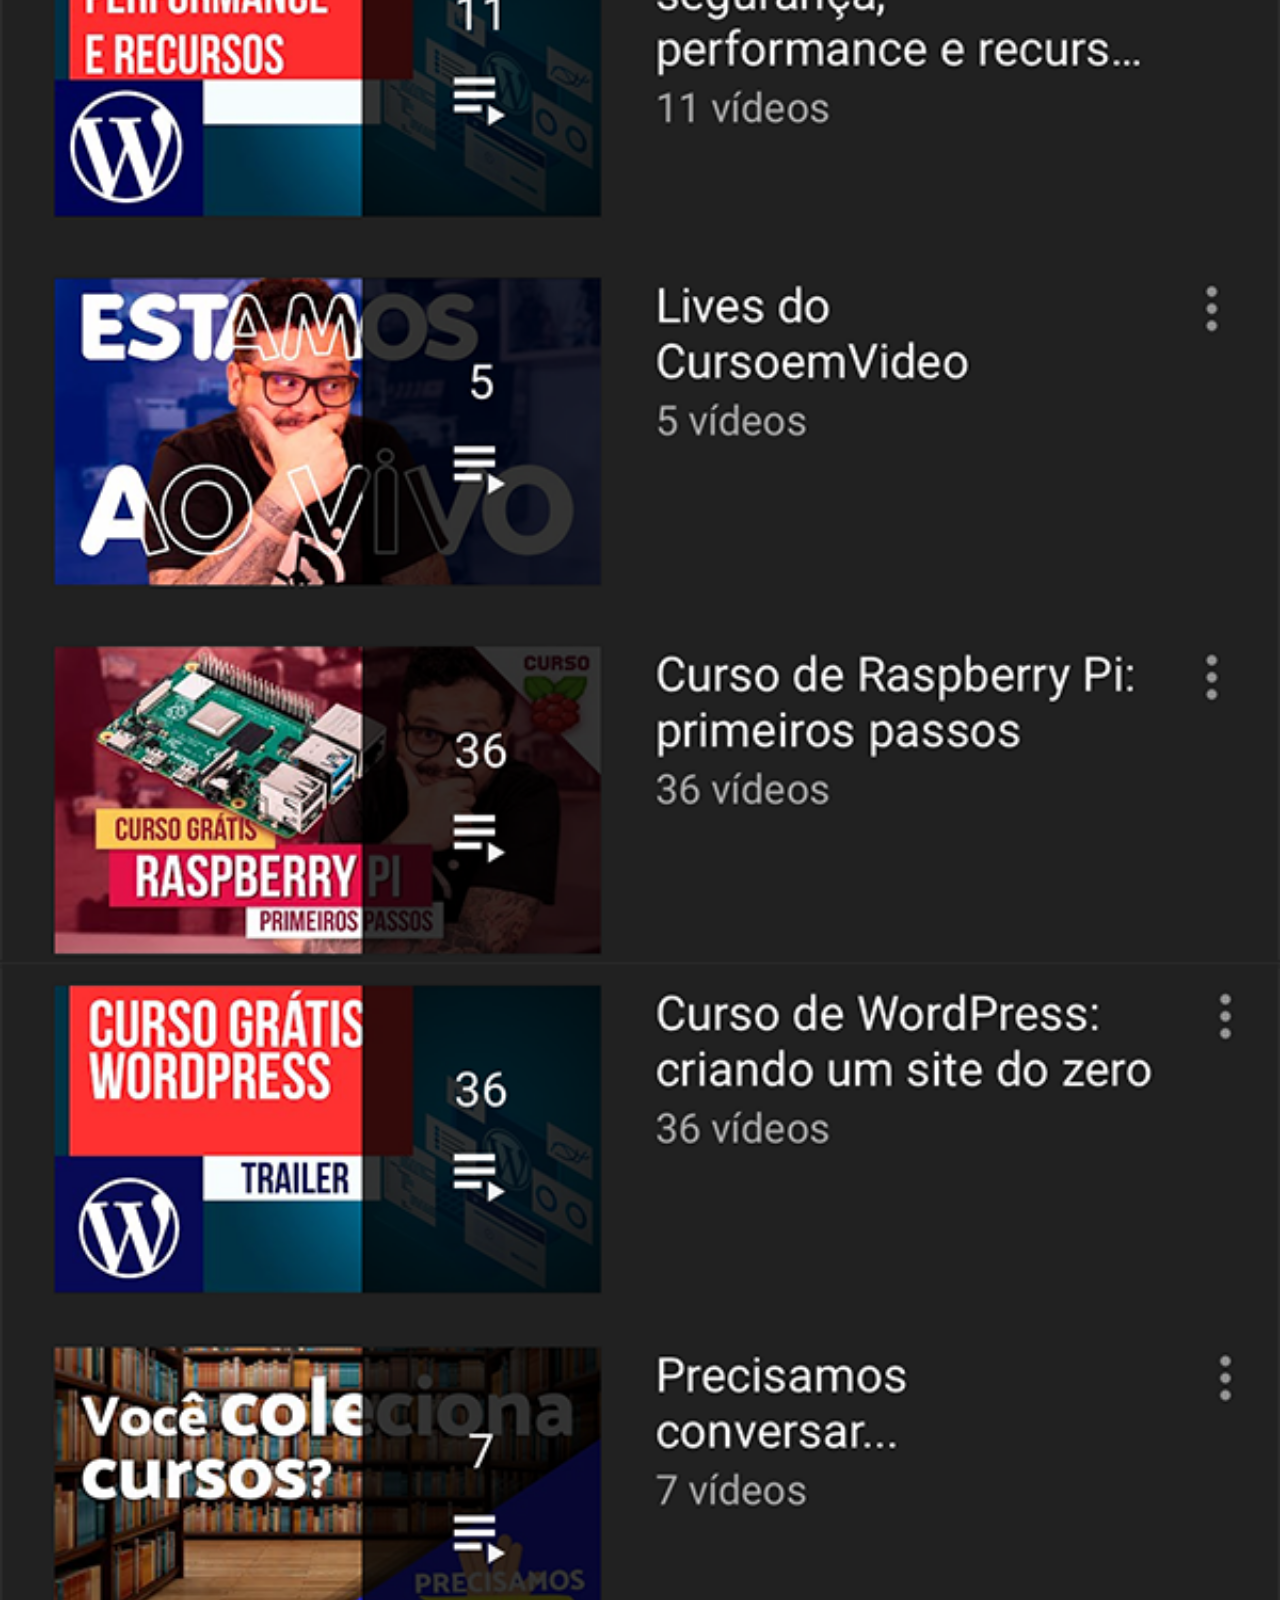
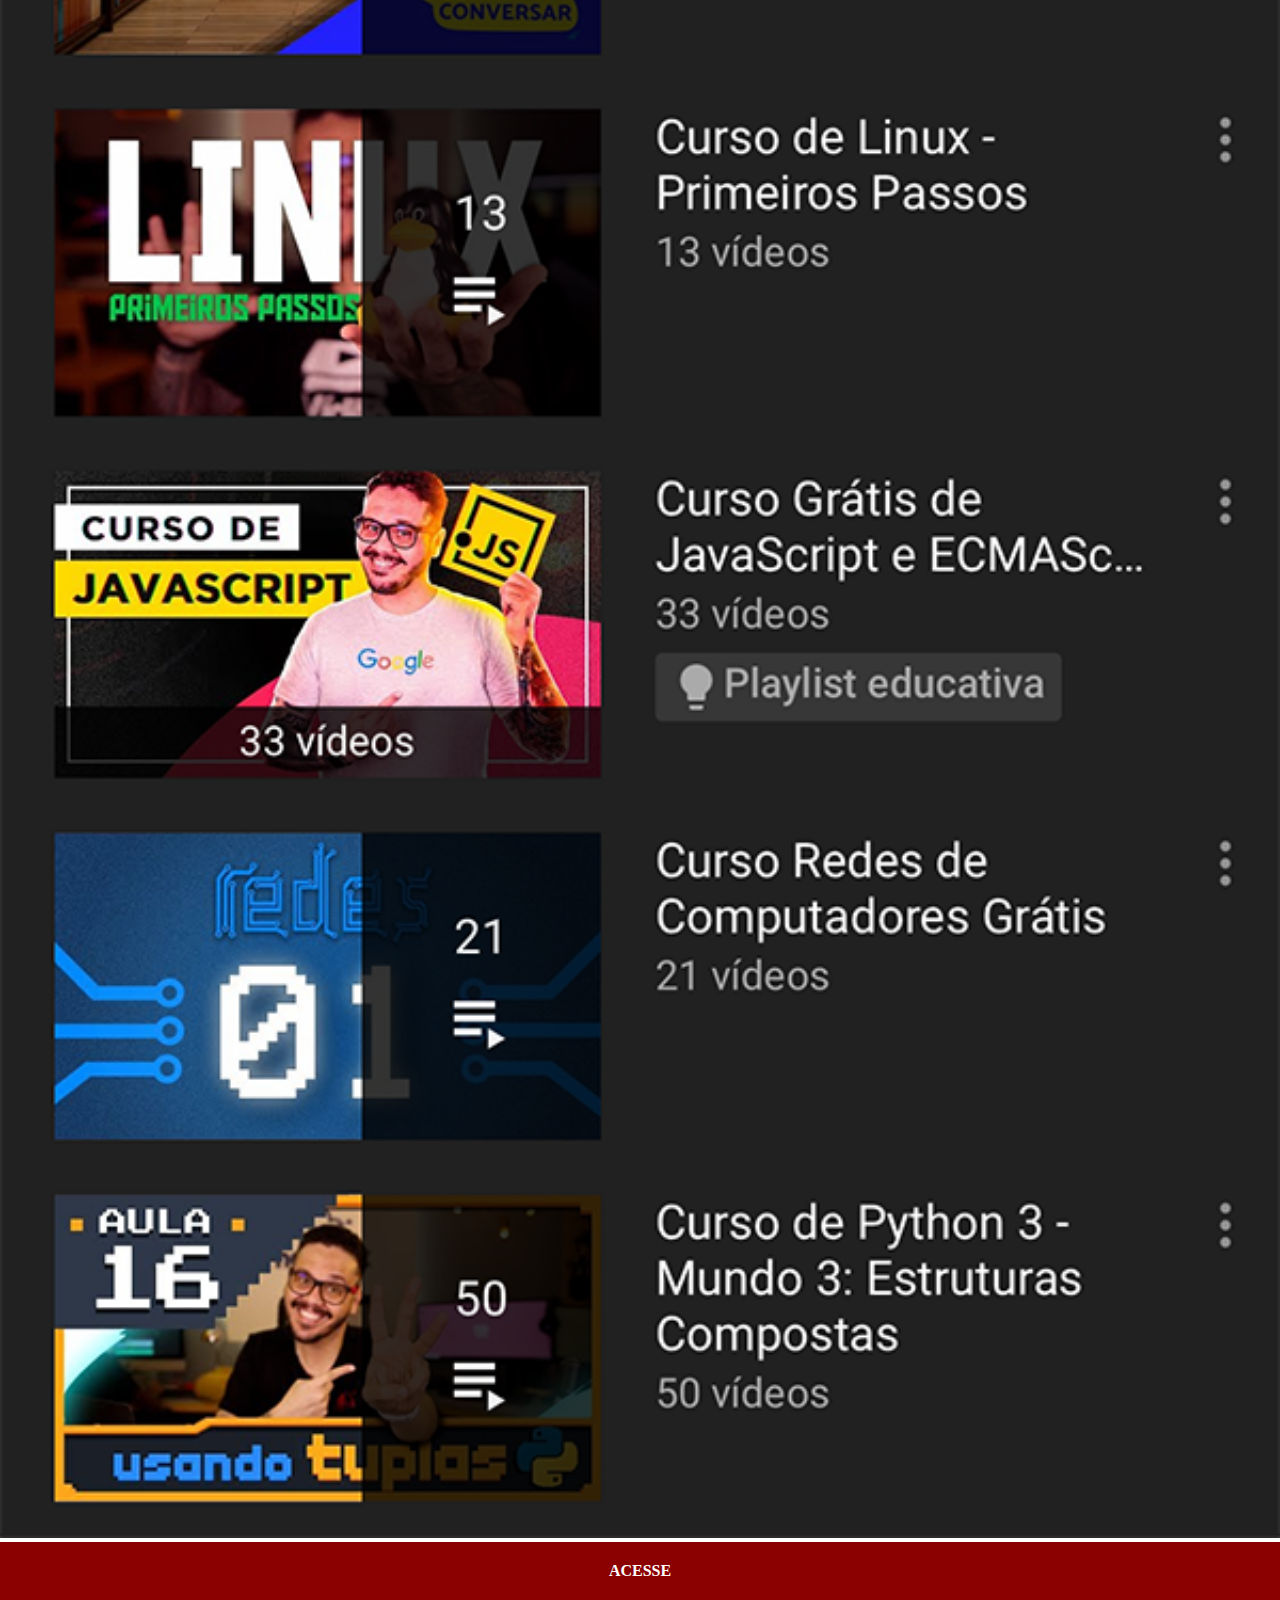
<file: youtube.html>
<!DOCTYPE html>
<html lang="pt-br">
<head>
    <meta charset="UTF-8">
    <meta name="viewport" content="width=device-width, initial-scale=1.0">
    <link rel="stylesheet" href="estilos/socials.css">
    <title>youtube</title>

</head>
<body>
    <img src="imagens/tela-youtube.png" alt="">
    <a href="https://www.youtube.com/@CursoemVideo" target="_blank">ACESSE</a>
</body>
</html>
</file>
<file: estilos/style.css>
@charset "UTF-8";

* {
    margin: 0;
    padding: 0;
}

html, body {
    height: 100vh;
    width: 100vw;
    background-color: black;
}

body {
    background: url('../imagens/fundo-madeira.jpg') no-repeat center center/cover;
    background-attachment: fixed;
}

main {
    height: 100vh;
    position: relative;

}

#telefone {
    height: 627px;
    width: 310px;
    position: absolute;
    top: 50%;
    left: 50%;
    transform: translate(-50%, -50%);
    background: url('../imagens/frame-iphone.png') no-repeat;
}

#tela {
    position: relative;
    top: 80px;
    left: 22px;
    width: 268px;
    height: 470px;
}

#redes-sociais > a > img {
    width: 80px;
    margin: 10px;
    border-radius: 50%;
    box-shadow: 2px 2px 5px black;
    position: relative;
    top: 150px;
   box-sizing: border-box;
}

section#redes-sociais img:hover {
    border: 2px solid white;
    transform: translate(-10px, -5px);
    box-shadow: 5px 5px 10px rgba(0, 0, 0, 0.815);
    transition: transform .4s;
}


#redes-sociais {
    text-align: right;
}
</file>
<file: estilos/socials.css>
* {
    padding: 0;
    margin: 0;
}

img {
    width: 100vw;

}

::-webkit-scrollbar {
    width: 0;
    height: 0;
}

a {
    display: block;
    background-color: darkred;
    padding: 20px;
    text-align: center;
    font-weight: bolder;
    text-decoration: none;
    color: white;
}

a:hover {
    background-color: red;
}
</file>
